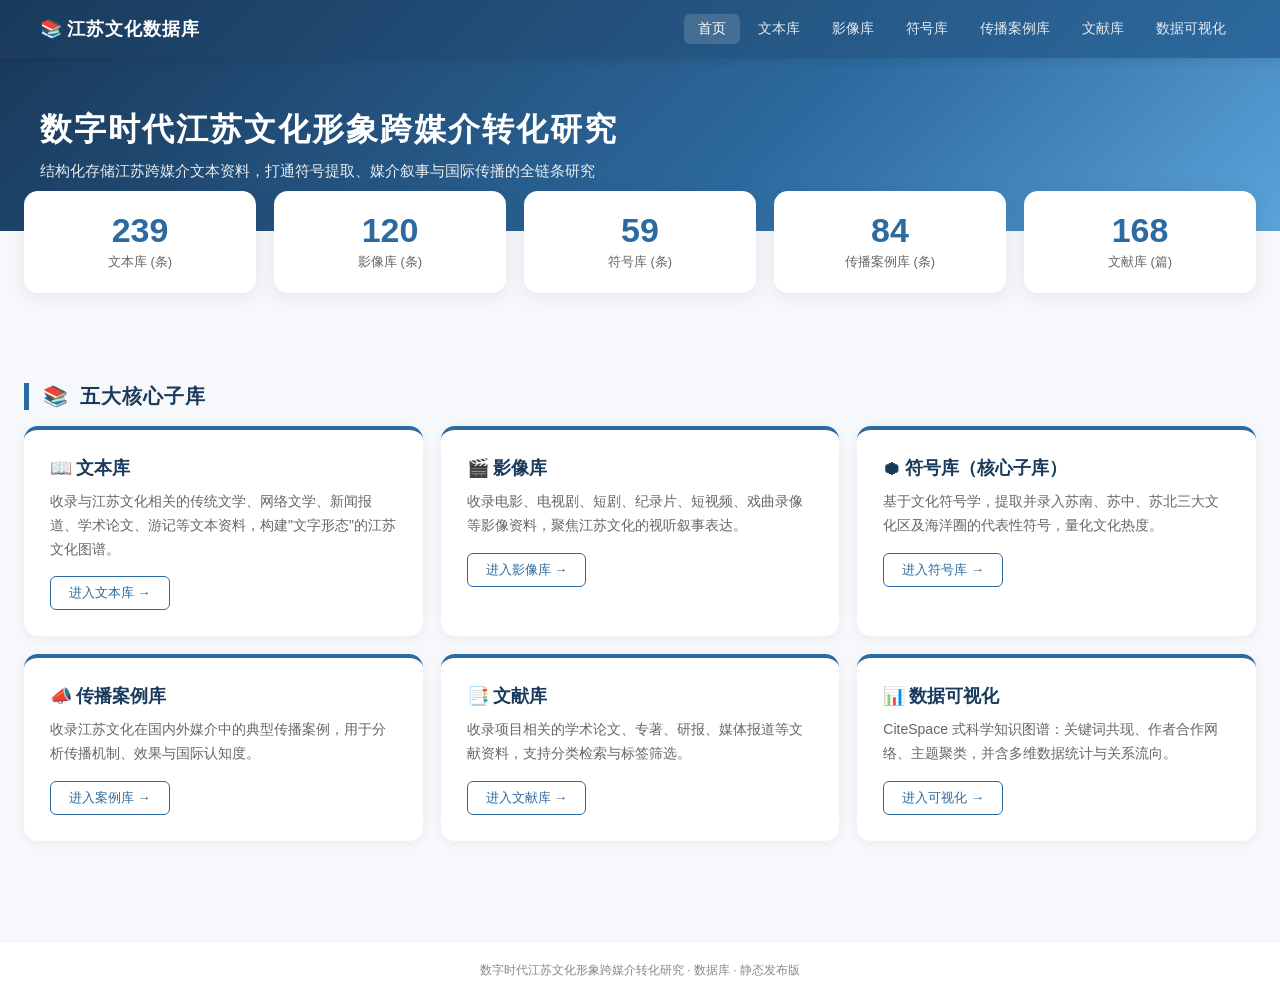
<file: index.html>
<!DOCTYPE html>
<html lang="zh-CN">
<head>
<meta charset="utf-8">
<meta name="viewport" content="width=device-width, initial-scale=1">
<title>江苏地域文化跨媒介叙事数据库 · 首页</title>
<link rel="stylesheet" href="assets/style.css">
</head>
<body>
<nav class="navbar">
  <div class="brand"><span class="i-db"></span>江苏文化数据库</div>
  <div class="nav-links">
    <a href="index.html">首页</a>
    <a href="texts.html">文本库</a>
    <a href="media.html">影像库</a>
    <a href="symbols.html">符号库</a>
    <a href="cases.html">传播案例库</a>
    <a href="literature.html">文献库</a>
    <a href="stats.html">数据可视化</a>
  </div>
</nav>

<div class="hero">
  <div class="container">
    <h1>数字时代江苏文化形象跨媒介转化研究</h1>
    <p>结构化存储江苏跨媒介文本资料，打通符号提取、媒介叙事与国际传播的全链条研究</p>
  </div>
</div>

<div class="stat-grid" id="statGrid">
  <div class="stat-card"><div class="num">—</div><div class="label">文本库 (条)</div></div>
  <div class="stat-card"><div class="num">—</div><div class="label">影像库 (条)</div></div>
  <div class="stat-card"><div class="num">—</div><div class="label">符号库 (条)</div></div>
  <div class="stat-card"><div class="num">—</div><div class="label">传播案例库 (条)</div></div>
  <div class="stat-card"><div class="num">—</div><div class="label">文献库 (篇)</div></div>
</div>

<div class="container">
  <h2 class="section-title"><span class="i-db"></span> 五大核心子库</h2>
  <div class="db-grid">
    <div class="db-card">
      <h3><span class="i-book"></span>文本库</h3>
      <p>收录与江苏文化相关的传统文学、网络文学、新闻报道、学术论文、游记等文本资料，构建"文字形态"的江苏文化图谱。</p>
      <a href="texts.html" class="btn">进入文本库 →</a>
    </div>
    <div class="db-card">
      <h3><span class="i-film"></span>影像库</h3>
      <p>收录电影、电视剧、短剧、纪录片、短视频、戏曲录像等影像资料，聚焦江苏文化的视听叙事表达。</p>
      <a href="media.html" class="btn">进入影像库 →</a>
    </div>
    <div class="db-card">
      <h3><span class="i-hex"></span>符号库（核心子库）</h3>
      <p>基于文化符号学，提取并录入苏南、苏中、苏北三大文化区及海洋圈的代表性符号，量化文化热度。</p>
      <a href="symbols.html" class="btn">进入符号库 →</a>
    </div>
    <div class="db-card">
      <h3><span class="i-speaker"></span>传播案例库</h3>
      <p>收录江苏文化在国内外媒介中的典型传播案例，用于分析传播机制、效果与国际认知度。</p>
      <a href="cases.html" class="btn">进入案例库 →</a>
    </div>
    <div class="db-card">
      <h3><span class="i-journal"></span>文献库</h3>
      <p>收录项目相关的学术论文、专著、研报、媒体报道等文献资料，支持分类检索与标签筛选。</p>
      <a href="literature.html" class="btn">进入文献库 →</a>
    </div>
    <div class="db-card">
      <h3><span class="i-chart"></span>数据可视化</h3>
      <p>CiteSpace 式科学知识图谱：关键词共现、作者合作网络、主题聚类，并含多维数据统计与关系流向。</p>
      <a href="stats.html" class="btn">进入可视化 →</a>
    </div>
  </div>
</div>

<div class="footer">数字时代江苏文化形象跨媒介转化研究 · 数据库 · 静态发布版</div>

<script src="assets/common.js"></script>
<script>
(async () => {
  const t = await loadJson('totals');
  const nums = [t.text, t.media, t.symbol, t.case, t.literature];
  document.querySelectorAll('#statGrid .stat-card .num').forEach((el, i) => { el.textContent = nums[i]; });
})();
</script>
</body>
</html>
</file>
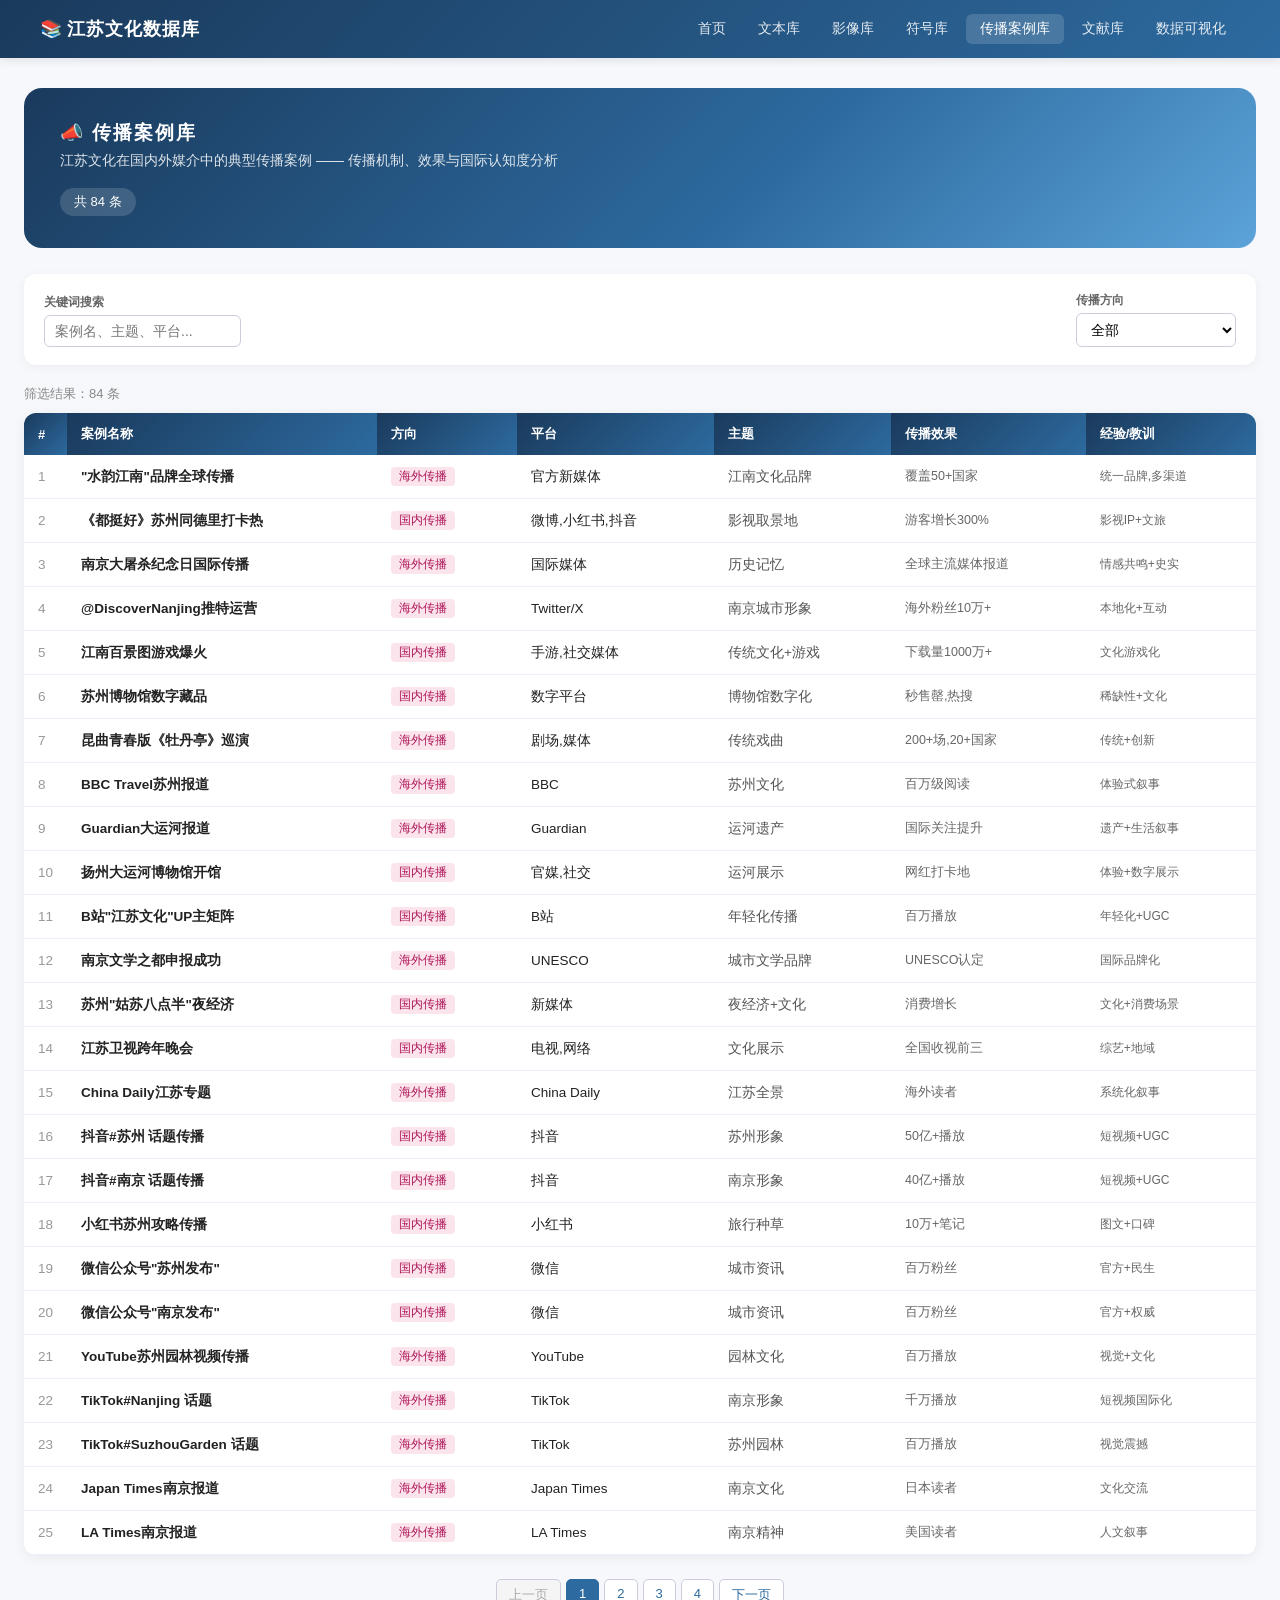
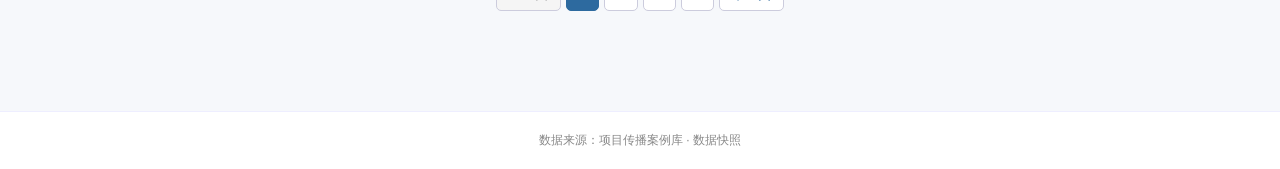
<file: cases.html>
<!DOCTYPE html>
<html lang="zh-CN">
<head>
<meta charset="utf-8">
<meta name="viewport" content="width=device-width, initial-scale=1">
<title>传播案例库 · 江苏文化数据库</title>
<link rel="stylesheet" href="assets/style.css">
</head>
<body>
<nav class="navbar">
  <div class="brand"><span class="i-db"></span>江苏文化数据库</div>
  <div class="nav-links">
    <a href="index.html">首页</a>
    <a href="texts.html">文本库</a>
    <a href="media.html">影像库</a>
    <a href="symbols.html">符号库</a>
    <a href="cases.html" class="active">传播案例库</a>
    <a href="literature.html">文献库</a>
    <a href="stats.html">数据可视化</a>
  </div>
</nav>

<div class="container">
  <div class="viz-hero">
    <h3>📣 传播案例库</h3>
    <p>江苏文化在国内外媒介中的典型传播案例 —— 传播机制、效果与国际认知度分析</p>
    <div><span class="pill" id="totalPill">— 条</span></div>
  </div>

  <div class="filter-bar">
    <div class="search-input">
      <label>关键词搜索</label>
      <input type="text" id="q" placeholder="案例名、主题、平台...">
    </div>
    <div>
      <label>传播方向</label>
      <select id="fDir"><option value="">全部</option></select>
    </div>
  </div>

  <div class="result-count" id="resultCount">—</div>
  <table class="data-table">
    <thead><tr><th style="width:40px">#</th><th>案例名称</th><th>方向</th><th>平台</th><th>主题</th><th>传播效果</th><th>经验/教训</th></tr></thead>
    <tbody id="tbody"></tbody>
  </table>
  <div class="pagination" id="pager"></div>
</div>

<div class="footer">数据来源：项目传播案例库 · 数据快照</div>

<script src="assets/common.js"></script>
<script>
(async () => {
  const all = await loadJson('cases');
  document.getElementById('totalPill').textContent = `共 ${all.length} 条`;
  const fDir = document.getElementById('fDir'), qEl = document.getElementById('q');
  uniqueValues(all, 'direction').forEach(v => fDir.innerHTML += `<option>${v}</option>`);

  let filtered = all, pager;
  function doFilter() {
    filtered = all.filter(x =>
      (!fDir.value || x.direction === fDir.value) &&
      textMatch(x, qEl.value, ['name', 'theme', 'platform', 'effect'])
    );
    document.getElementById('resultCount').textContent = `筛选结果：${filtered.length} 条`;
    pager = makePager(filtered.length, 25, render);
    pager.go(1);
  }
  function render(page, size) {
    const start = (page - 1) * size;
    const rows = filtered.slice(start, start + size);
    document.getElementById('tbody').innerHTML = rows.length === 0
      ? `<tr><td colspan="7" class="empty-state">暂无匹配数据</td></tr>`
      : rows.map((r, i) => `<tr>
          <td style="color:#999">${start + i + 1}</td>
          <td style="font-weight:600">${r.name || '—'}</td>
          <td>${r.direction ? `<span class="tag tag-pink">${r.direction}</span>` : '—'}</td>
          <td>${r.platform || '—'}</td>
          <td style="color:#555">${(r.theme || '').slice(0, 40)}</td>
          <td style="color:#666;font-size:12.5px">${(r.effect || '').slice(0, 40)}</td>
          <td style="color:#666;font-size:12px">${(r.lesson || '').slice(0, 40)}</td>
        </tr>`).join('');
  }
  [qEl, fDir].forEach(el => { el.oninput = doFilter; el.onchange = doFilter; });
  doFilter();
})().catch(err => { console.error(err); });
</script>
</body>
</html>
</file>
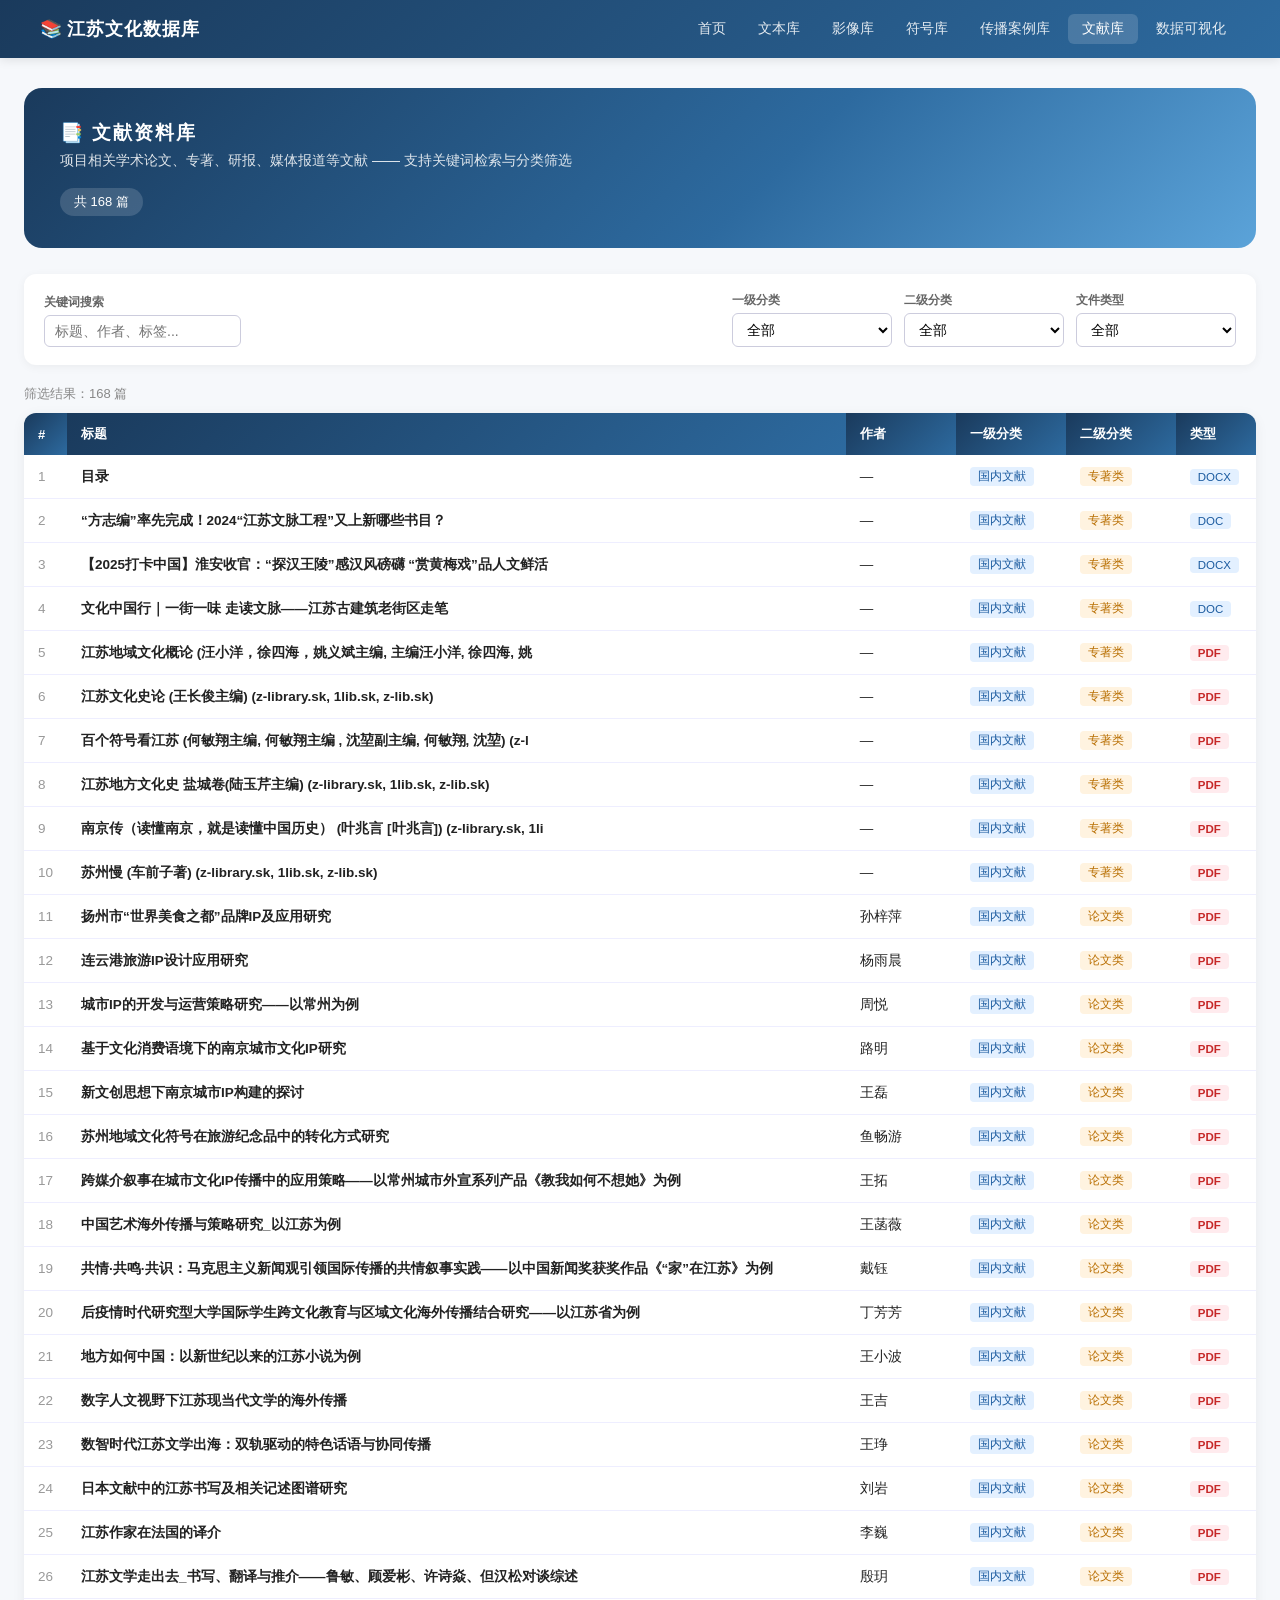
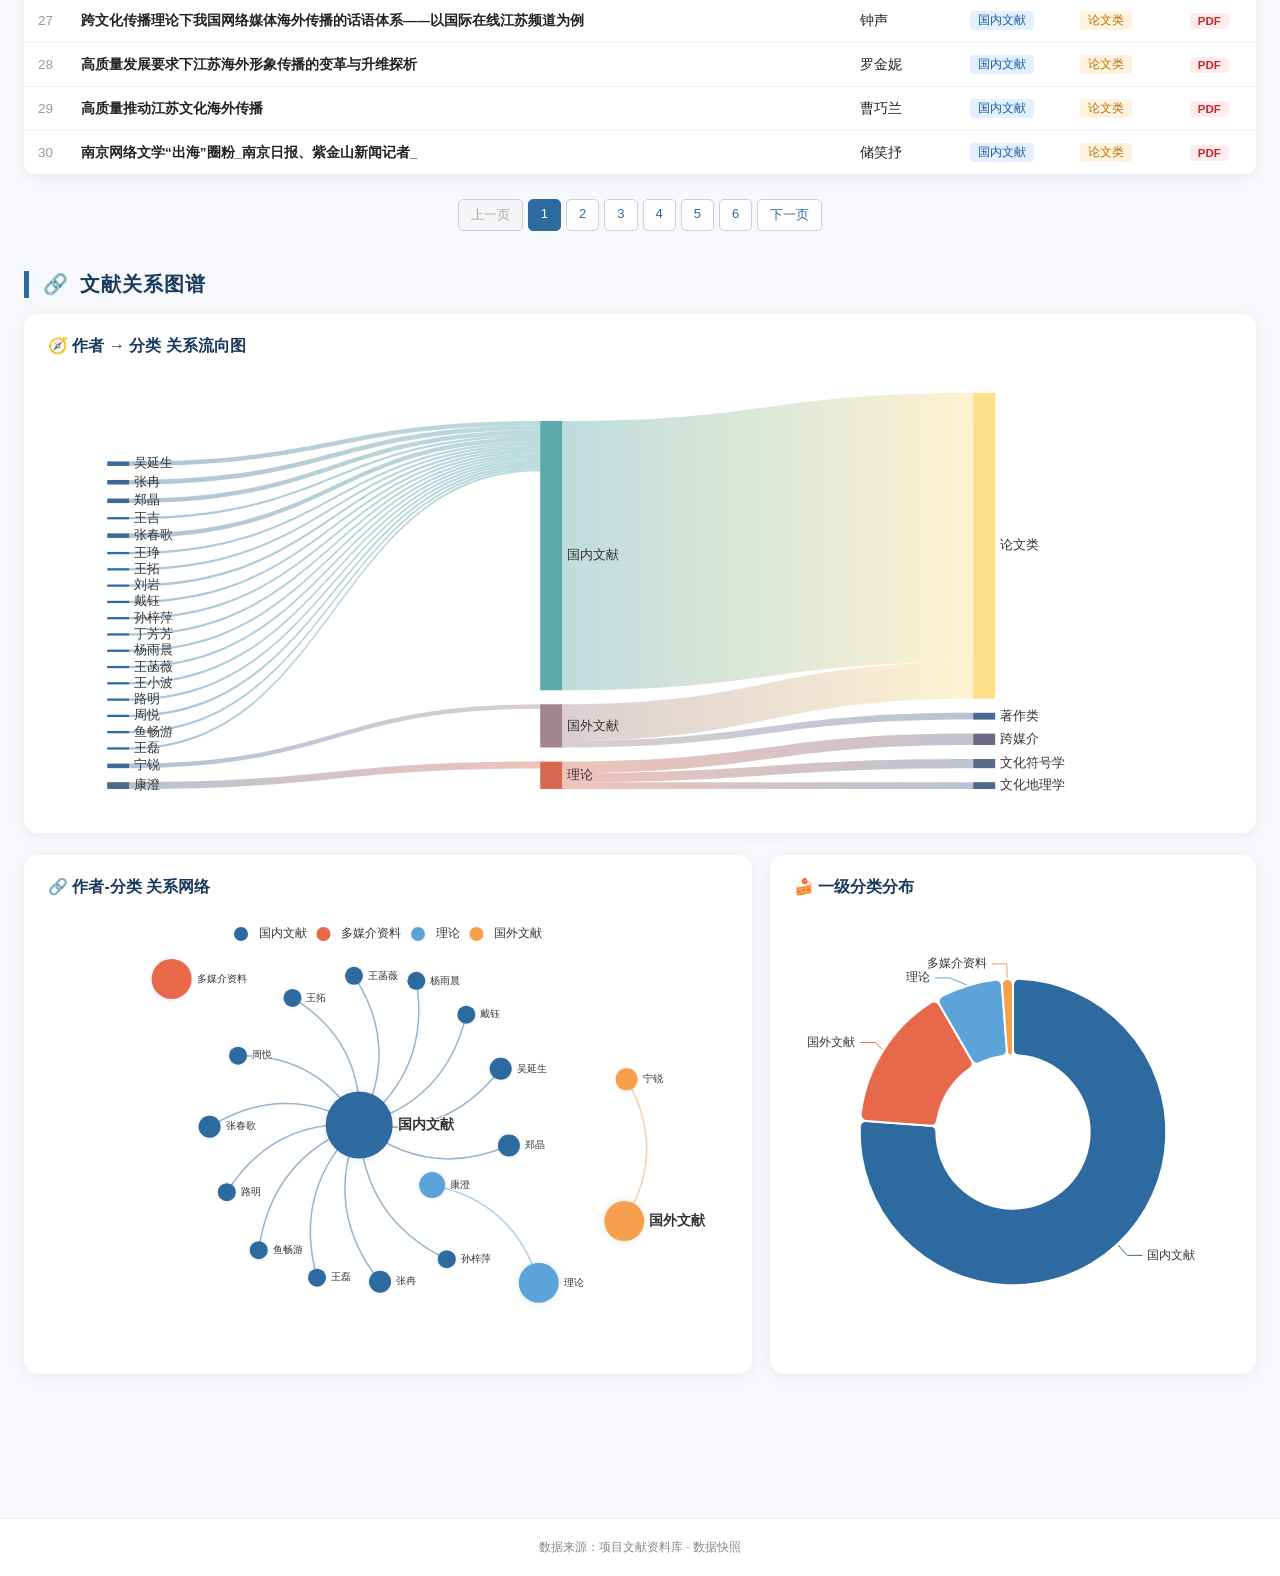
<file: literature.html>
<!DOCTYPE html>
<html lang="zh-CN">
<head>
<meta charset="utf-8">
<meta name="viewport" content="width=device-width, initial-scale=1">
<title>文献库 · 江苏文化数据库</title>
<link rel="stylesheet" href="assets/style.css">
</head>
<body>
<nav class="navbar">
  <div class="brand"><span class="i-db"></span>江苏文化数据库</div>
  <div class="nav-links">
    <a href="index.html">首页</a>
    <a href="texts.html">文本库</a>
    <a href="media.html">影像库</a>
    <a href="symbols.html">符号库</a>
    <a href="cases.html">传播案例库</a>
    <a href="literature.html" class="active">文献库</a>
    <a href="stats.html">数据可视化</a>
  </div>
</nav>

<div class="container">
  <div class="viz-hero">
    <h3>📑 文献资料库</h3>
    <p>项目相关学术论文、专著、研报、媒体报道等文献 —— 支持关键词检索与分类筛选</p>
    <div><span class="pill" id="totalPill">— 篇</span></div>
  </div>

  <div class="filter-bar">
    <div class="search-input">
      <label>关键词搜索</label>
      <input type="text" id="q" placeholder="标题、作者、标签...">
    </div>
    <div>
      <label>一级分类</label>
      <select id="fCat1"><option value="">全部</option></select>
    </div>
    <div>
      <label>二级分类</label>
      <select id="fCat2"><option value="">全部</option></select>
    </div>
    <div>
      <label>文件类型</label>
      <select id="fType"><option value="">全部</option></select>
    </div>
  </div>

  <div class="result-count" id="resultCount">—</div>
  <table class="data-table">
    <thead><tr><th style="width:40px">#</th><th>标题</th><th style="width:110px">作者</th><th style="width:110px">一级分类</th><th style="width:110px">二级分类</th><th style="width:60px">类型</th></tr></thead>
    <tbody id="tbody"></tbody>
  </table>
  <div class="pagination" id="pager"></div>

  <!-- Mini visualization block -->
  <h3 class="section-title" style="margin-top:40px"><span class="i-graph"></span> 文献关系图谱</h3>
  <div class="viz-card">
    <h5>🧭 作者 → 分类 关系流向图</h5>
    <div id="litSankey" style="height:440px;"></div>
  </div>
  <div class="row">
    <div style="flex:1.5">
      <div class="viz-card">
        <h5>🔗 作者-分类 关系网络</h5>
        <div id="litGraph" style="height:440px;"></div>
      </div>
    </div>
    <div>
      <div class="viz-card">
        <h5>🍰 一级分类分布</h5>
        <div id="litCat1" style="height:440px;"></div>
      </div>
    </div>
  </div>
</div>

<div class="footer">数据来源：项目文献资料库 · 数据快照</div>

<script src="assets/echarts.min.js"></script>
<script src="assets/common.js"></script>
<script>
const palette = ['#2d6a9f','#e8684a','#5ba3d9','#f6a04d','#6dc8ec','#945fb9','#ff9845','#1a9850','#d73027','#4575b4','#66c2a5','#fee08b'];
const ttip = { backgroundColor: 'rgba(255,255,255,.97)', borderColor: '#d0dae6', textStyle: { color: '#333', fontSize: 13 }, extraCssText: 'box-shadow: 0 6px 18px rgba(0,0,0,.12); border-radius: 8px;' };

(async () => {
  const [all, lsd] = await Promise.all([loadJson('literature'), loadJson('literature_stats')]);
  document.getElementById('totalPill').textContent = `共 ${all.length} 篇`;
  const fCat1 = document.getElementById('fCat1'),
        fCat2 = document.getElementById('fCat2'),
        fType = document.getElementById('fType'),
        qEl = document.getElementById('q');
  uniqueValues(all, 'category1').forEach(v => fCat1.innerHTML += `<option>${v}</option>`);
  uniqueValues(all, 'category2').forEach(v => fCat2.innerHTML += `<option>${v}</option>`);
  uniqueValues(all, 'file_type').forEach(v => fType.innerHTML += `<option>${v}</option>`);

  let filtered = all, pager;
  function doFilter() {
    filtered = all.filter(x =>
      (!fCat1.value || x.category1 === fCat1.value) &&
      (!fCat2.value || x.category2 === fCat2.value) &&
      (!fType.value || x.file_type === fType.value) &&
      textMatch(x, qEl.value, ['title', 'author', 'tags'])
    );
    document.getElementById('resultCount').textContent = `筛选结果：${filtered.length} 篇`;
    pager = makePager(filtered.length, 30, render);
    pager.go(1);
  }
  function render(page, size) {
    const start = (page - 1) * size;
    const rows = filtered.slice(start, start + size);
    document.getElementById('tbody').innerHTML = rows.length === 0
      ? `<tr><td colspan="6" class="empty-state">暂无匹配文献</td></tr>`
      : rows.map((r, i) => `<tr>
          <td style="color:#999">${start + i + 1}</td>
          <td style="font-weight:600">${r.title || '—'}</td>
          <td>${r.author || '—'}</td>
          <td>${r.category1 ? `<span class="tag tag-blue">${r.category1}</span>` : ''}</td>
          <td>${r.category2 ? `<span class="tag tag-orange">${r.category2}</span>` : ''}</td>
          <td><span class="tag ${r.file_type === 'PDF' ? 'tag-red' : 'tag-blue'}">${r.file_type || '—'}</span></td>
        </tr>`).join('');
  }
  [qEl, fCat1, fCat2, fType].forEach(el => { el.oninput = doFilter; el.onchange = doFilter; });
  doFilter();

  // ---- Visualizations ----
  echarts.init(document.getElementById('litSankey')).setOption({
    tooltip: { ...ttip, trigger: 'item', triggerOn: 'mousemove' },
    series: [{ type: 'sankey', layoutIterations: 32, nodeGap: 14, nodeWidth: 22,
      emphasis: { focus: 'adjacency' },
      lineStyle: { color: 'gradient', curveness: 0.5, opacity: 0.4 },
      label: { fontSize: 13, color: '#333' },
      data: lsd.sankey_nodes, links: lsd.sankey_links, color: palette }]
  });

  echarts.init(document.getElementById('litGraph')).setOption({
    tooltip: ttip,
    legend: { data: lsd.graph_categories.map(c => c.name), top: 10, icon: 'circle', textStyle: { fontSize: 12 } },
    series: [{ type: 'graph', layout: 'force',
      force: { repulsion: 280, gravity: 0.1, edgeLength: [80, 200], friction: 0.6 },
      roam: true, draggable: true, focusNodeAdjacency: true,
      label: { show: true, position: 'right', fontSize: 12 },
      lineStyle: { color: 'source', curveness: 0.3, width: 1.5, opacity: 0.5 },
      emphasis: { focus: 'adjacency', lineStyle: { width: 4, opacity: 1 } },
      categories: lsd.graph_categories,
      data: lsd.graph_nodes.map(n => ({ ...n,
        itemStyle: { shadowBlur: n.value > 10 ? 10 : 4, shadowColor: 'rgba(0,0,0,.1)' },
        label: { fontSize: n.value > 20 ? 14 : 10, fontWeight: n.value > 20 ? 'bold' : 'normal' } })),
      links: lsd.graph_links, color: palette }]
  });

  echarts.init(document.getElementById('litCat1')).setOption({
    tooltip: { ...ttip, trigger: 'item' },
    series: [{ type: 'pie', radius: ['35%', '70%'],
      itemStyle: { borderRadius: 6, borderColor: '#fff', borderWidth: 2 },
      label: { fontSize: 12 },
      data: lsd.by_cat1.map(i => ({ value: i.count, name: i.category1 })),
      color: palette, animationType: 'scale', animationEasing: 'elasticOut' }]
  });
})().catch(err => { console.error(err); document.body.insertAdjacentHTML('afterbegin', '<div style="padding:20px;background:#fee;color:#c00;text-align:center">加载失败: ' + err.message + '</div>'); });
</script>
</body>
</html>
</file>
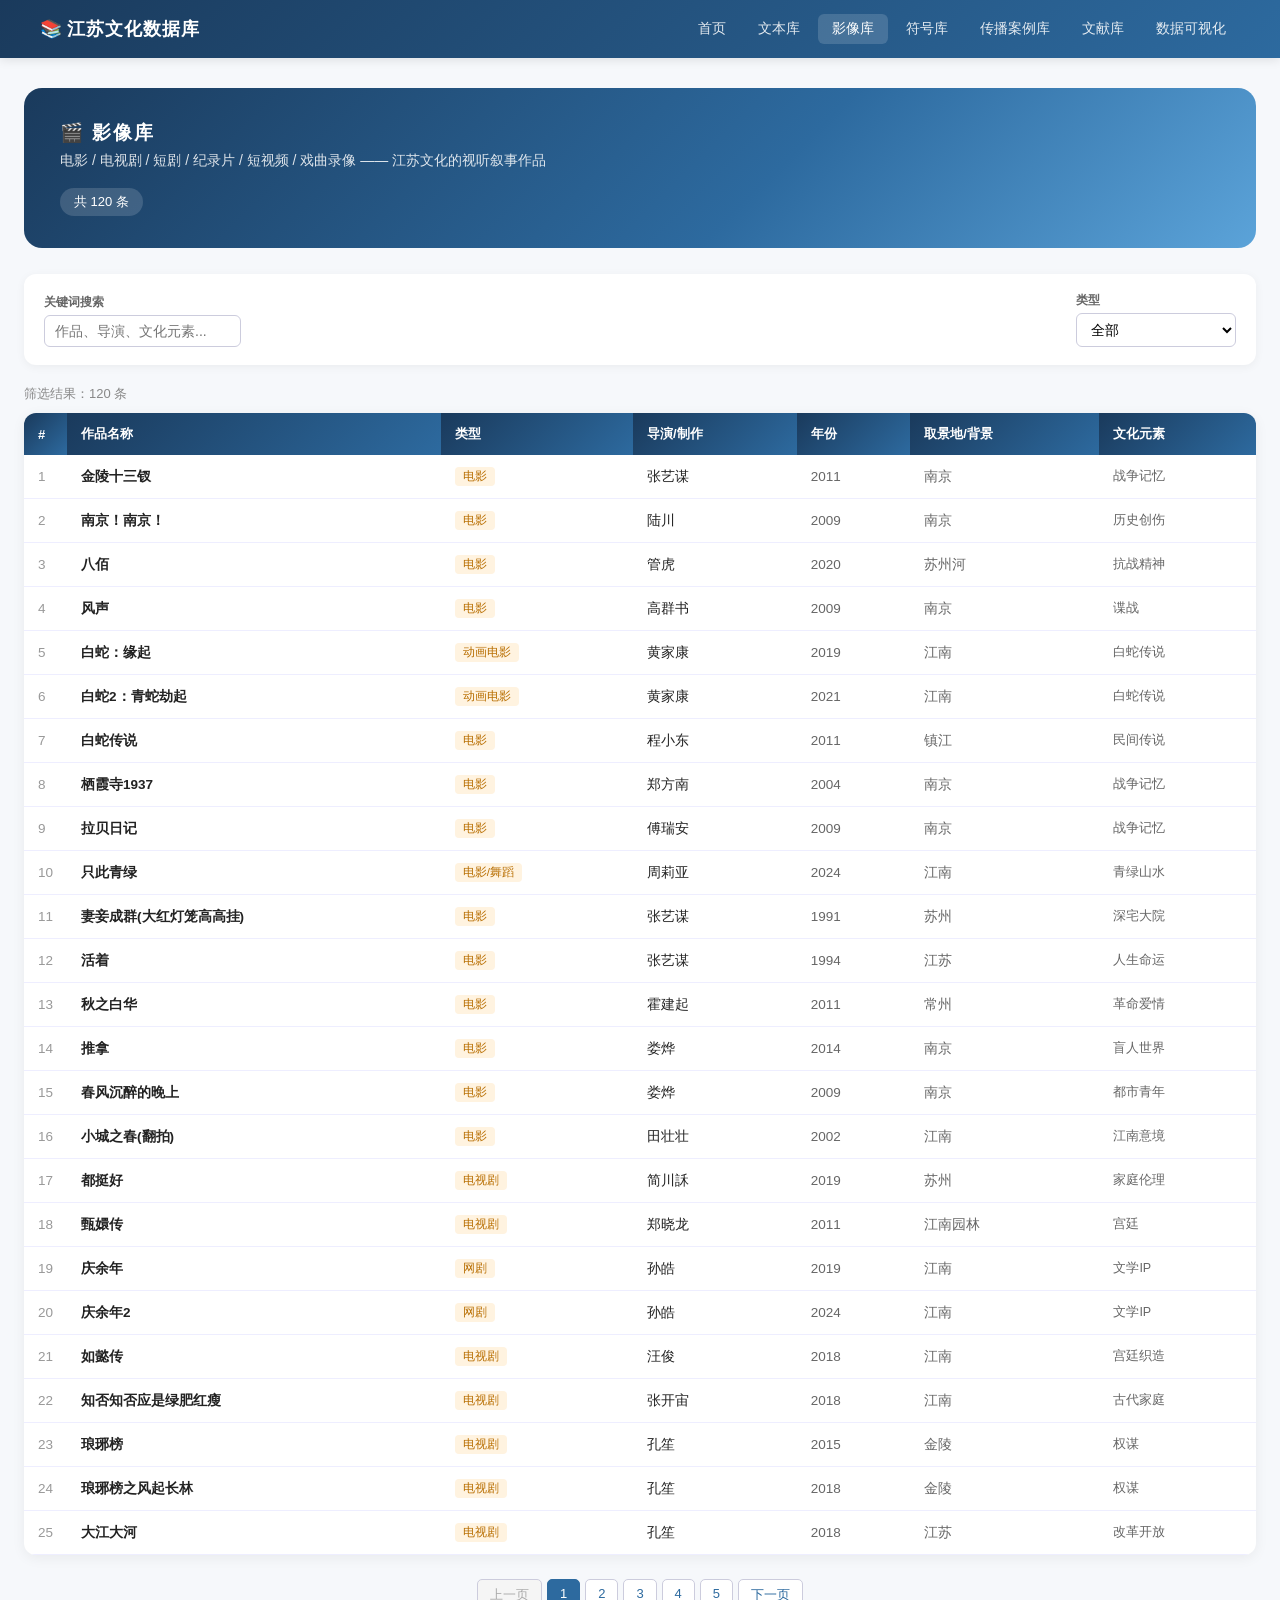
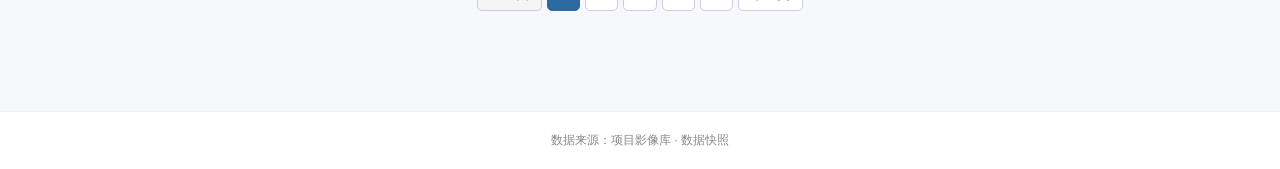
<file: media.html>
<!DOCTYPE html>
<html lang="zh-CN">
<head>
<meta charset="utf-8">
<meta name="viewport" content="width=device-width, initial-scale=1">
<title>影像库 · 江苏文化数据库</title>
<link rel="stylesheet" href="assets/style.css">
</head>
<body>
<nav class="navbar">
  <div class="brand"><span class="i-db"></span>江苏文化数据库</div>
  <div class="nav-links">
    <a href="index.html">首页</a>
    <a href="texts.html">文本库</a>
    <a href="media.html" class="active">影像库</a>
    <a href="symbols.html">符号库</a>
    <a href="cases.html">传播案例库</a>
    <a href="literature.html">文献库</a>
    <a href="stats.html">数据可视化</a>
  </div>
</nav>

<div class="container">
  <div class="viz-hero">
    <h3>🎬 影像库</h3>
    <p>电影 / 电视剧 / 短剧 / 纪录片 / 短视频 / 戏曲录像 —— 江苏文化的视听叙事作品</p>
    <div><span class="pill" id="totalPill">— 条</span></div>
  </div>

  <div class="filter-bar">
    <div class="search-input">
      <label>关键词搜索</label>
      <input type="text" id="q" placeholder="作品、导演、文化元素...">
    </div>
    <div>
      <label>类型</label>
      <select id="fType"><option value="">全部</option></select>
    </div>
  </div>

  <div class="result-count" id="resultCount">—</div>
  <table class="data-table">
    <thead><tr><th style="width:40px">#</th><th>作品名称</th><th>类型</th><th>导演/制作</th><th>年份</th><th>取景地/背景</th><th>文化元素</th></tr></thead>
    <tbody id="tbody"></tbody>
  </table>
  <div class="pagination" id="pager"></div>
</div>

<div class="footer">数据来源：项目影像库 · 数据快照</div>

<script src="assets/common.js"></script>
<script>
(async () => {
  const all = await loadJson('media');
  document.getElementById('totalPill').textContent = `共 ${all.length} 条`;
  const fType = document.getElementById('fType'), qEl = document.getElementById('q');
  uniqueValues(all, 'media_type').forEach(v => fType.innerHTML += `<option>${v}</option>`);

  let filtered = all, pager;
  function doFilter() {
    filtered = all.filter(x =>
      (!fType.value || x.media_type === fType.value) &&
      textMatch(x, qEl.value, ['name', 'director', 'culture_element'])
    );
    document.getElementById('resultCount').textContent = `筛选结果：${filtered.length} 条`;
    pager = makePager(filtered.length, 25, render);
    pager.go(1);
  }
  function render(page, size) {
    const start = (page - 1) * size;
    const rows = filtered.slice(start, start + size);
    document.getElementById('tbody').innerHTML = rows.length === 0
      ? `<tr><td colspan="7" class="empty-state">暂无匹配数据</td></tr>`
      : rows.map((r, i) => `<tr>
          <td style="color:#999">${start + i + 1}</td>
          <td style="font-weight:600">${r.name || '—'}</td>
          <td>${r.media_type ? `<span class="tag tag-orange">${r.media_type}</span>` : '—'}</td>
          <td>${r.director || '—'}</td>
          <td style="color:#666">${r.year || '—'}</td>
          <td style="color:#666">${r.location || '—'}</td>
          <td style="color:#666;font-size:12.5px">${(r.culture_element || '').slice(0, 60)}</td>
        </tr>`).join('');
  }
  [qEl, fType].forEach(el => { el.oninput = doFilter; el.onchange = doFilter; });
  doFilter();
})().catch(err => { console.error(err); });
</script>
</body>
</html>
</file>
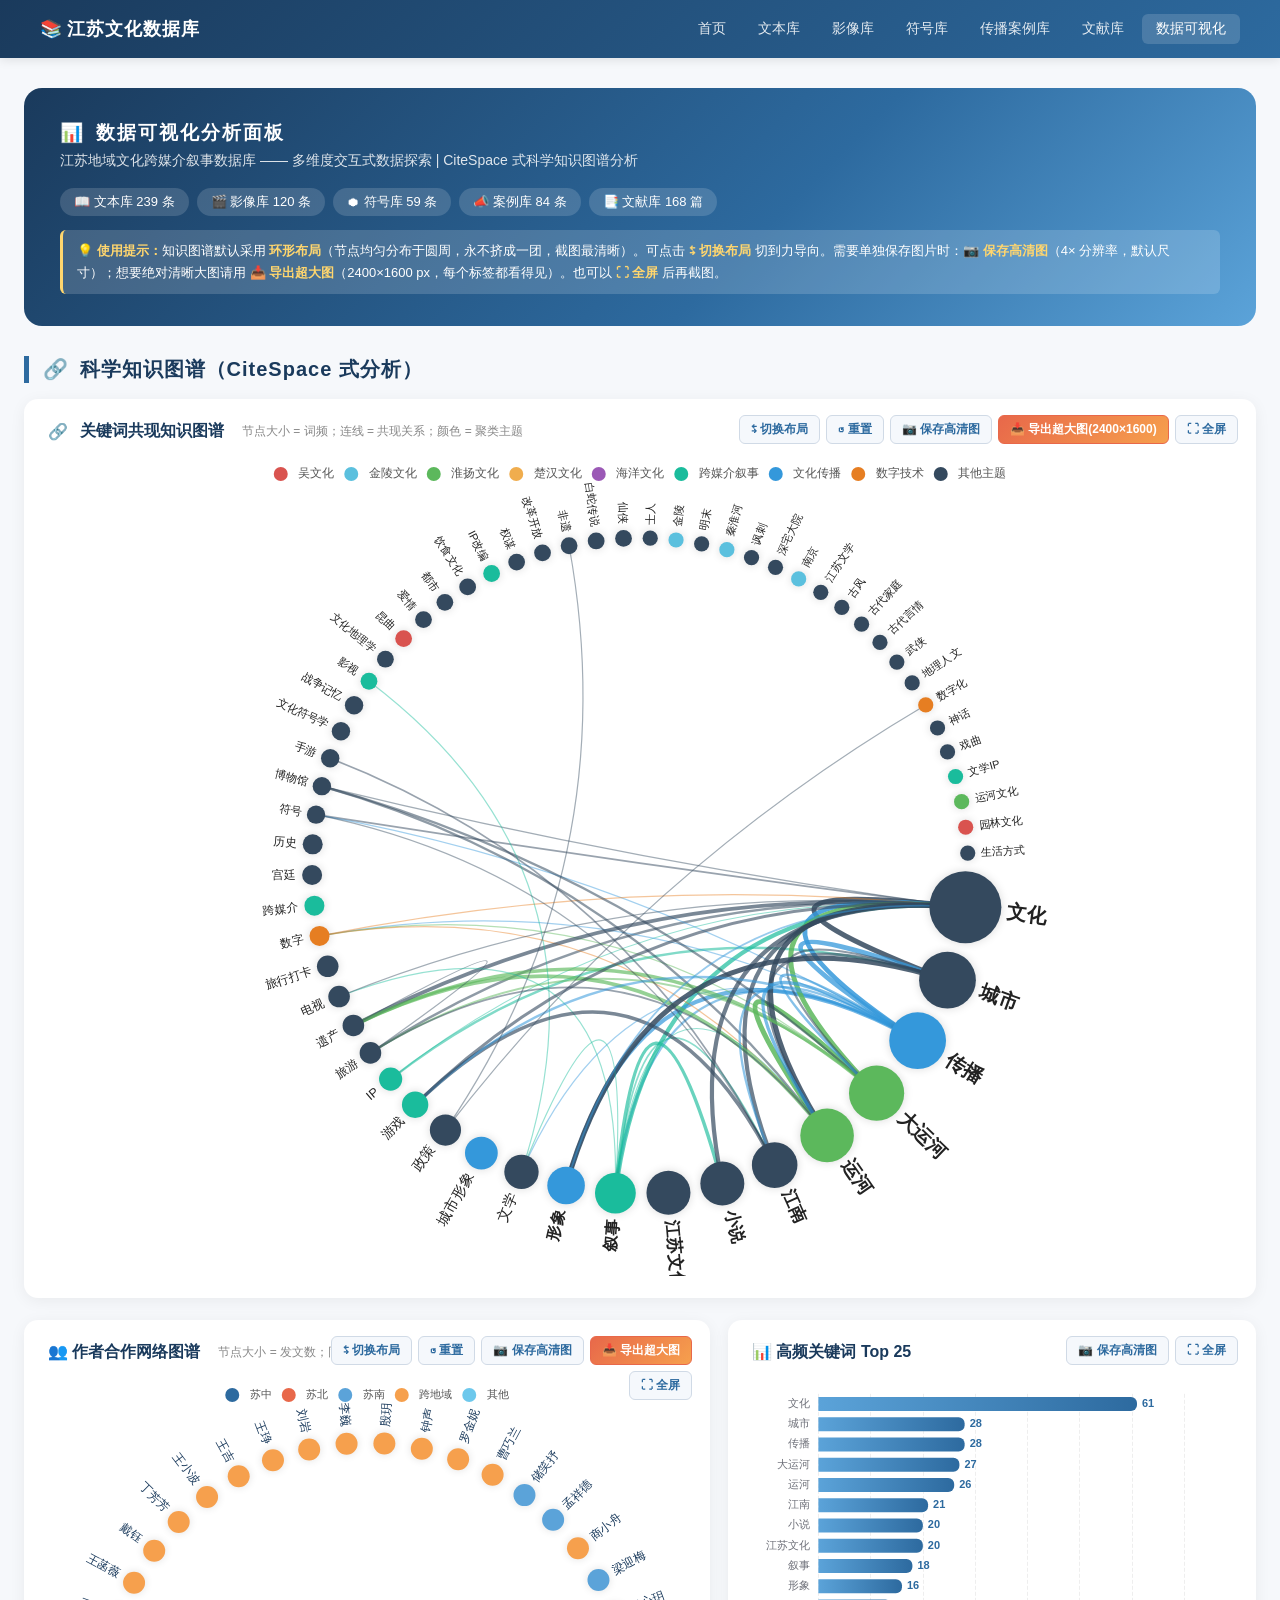
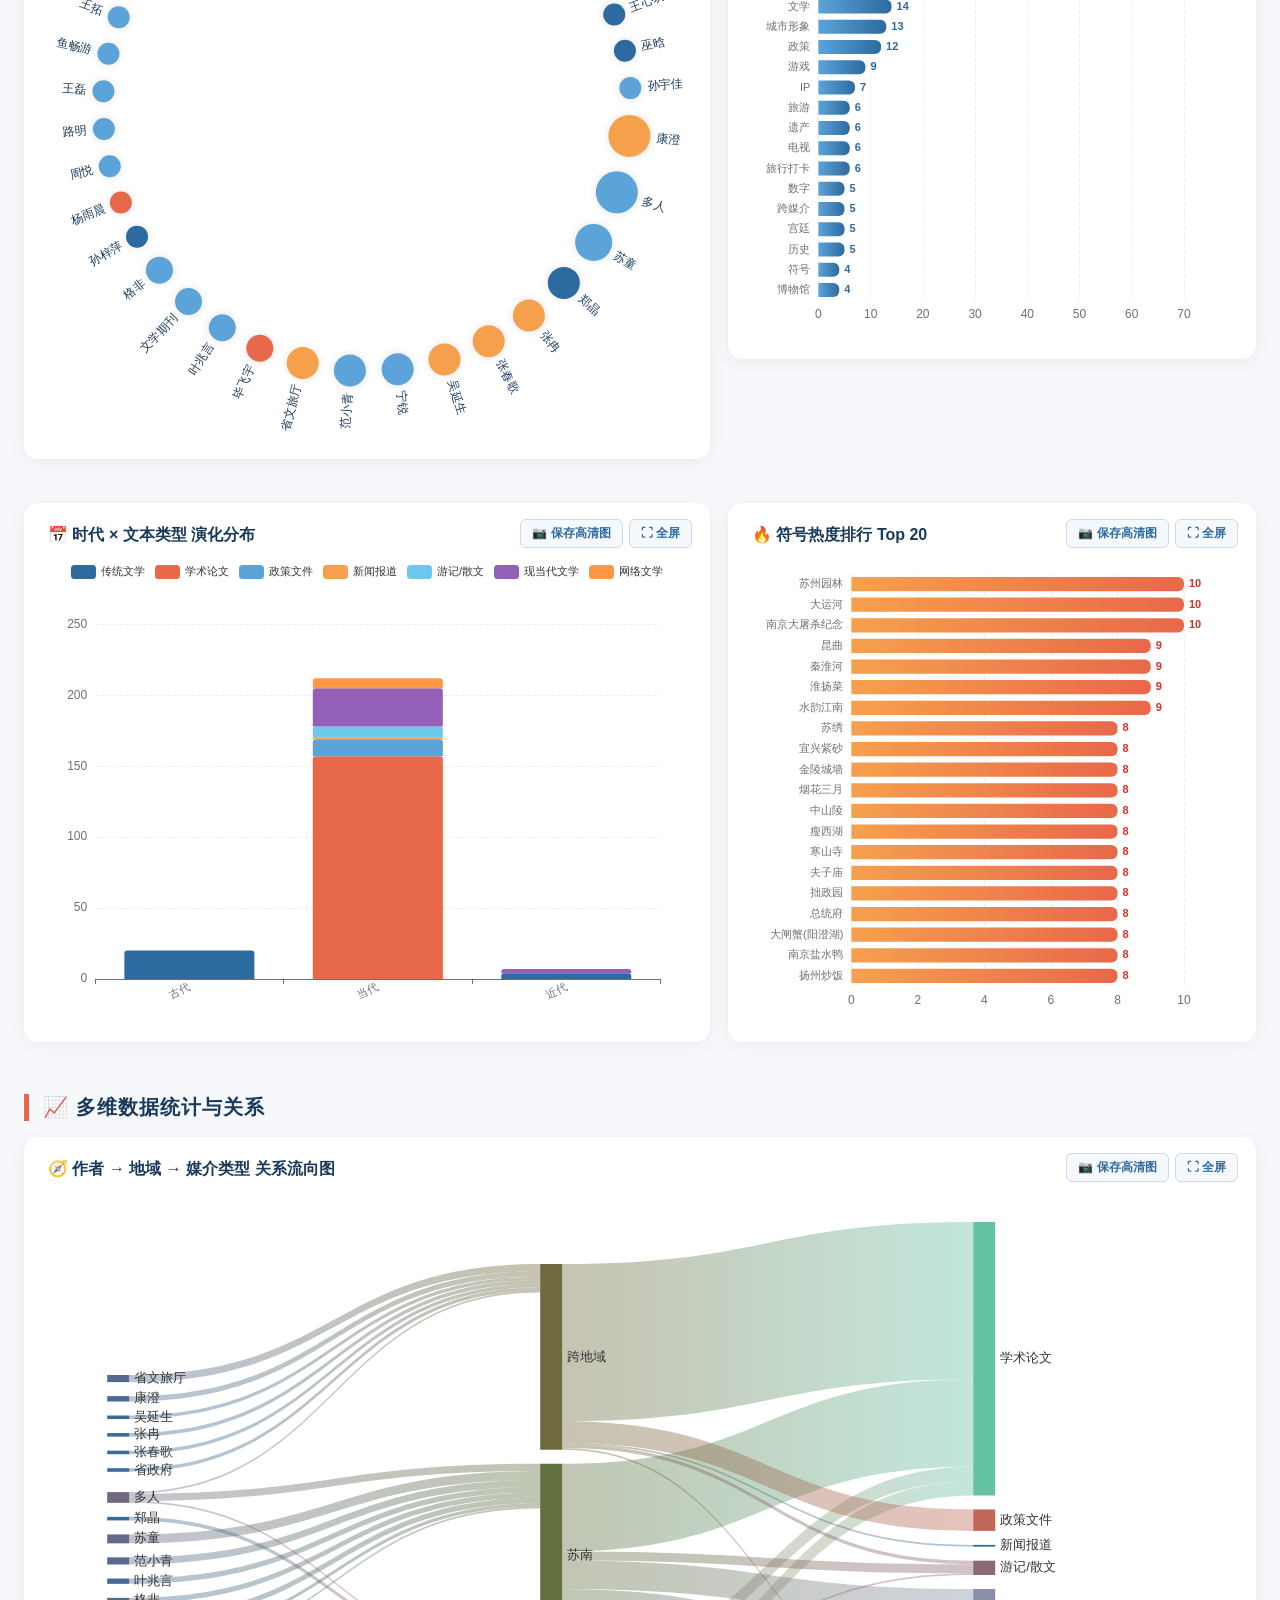
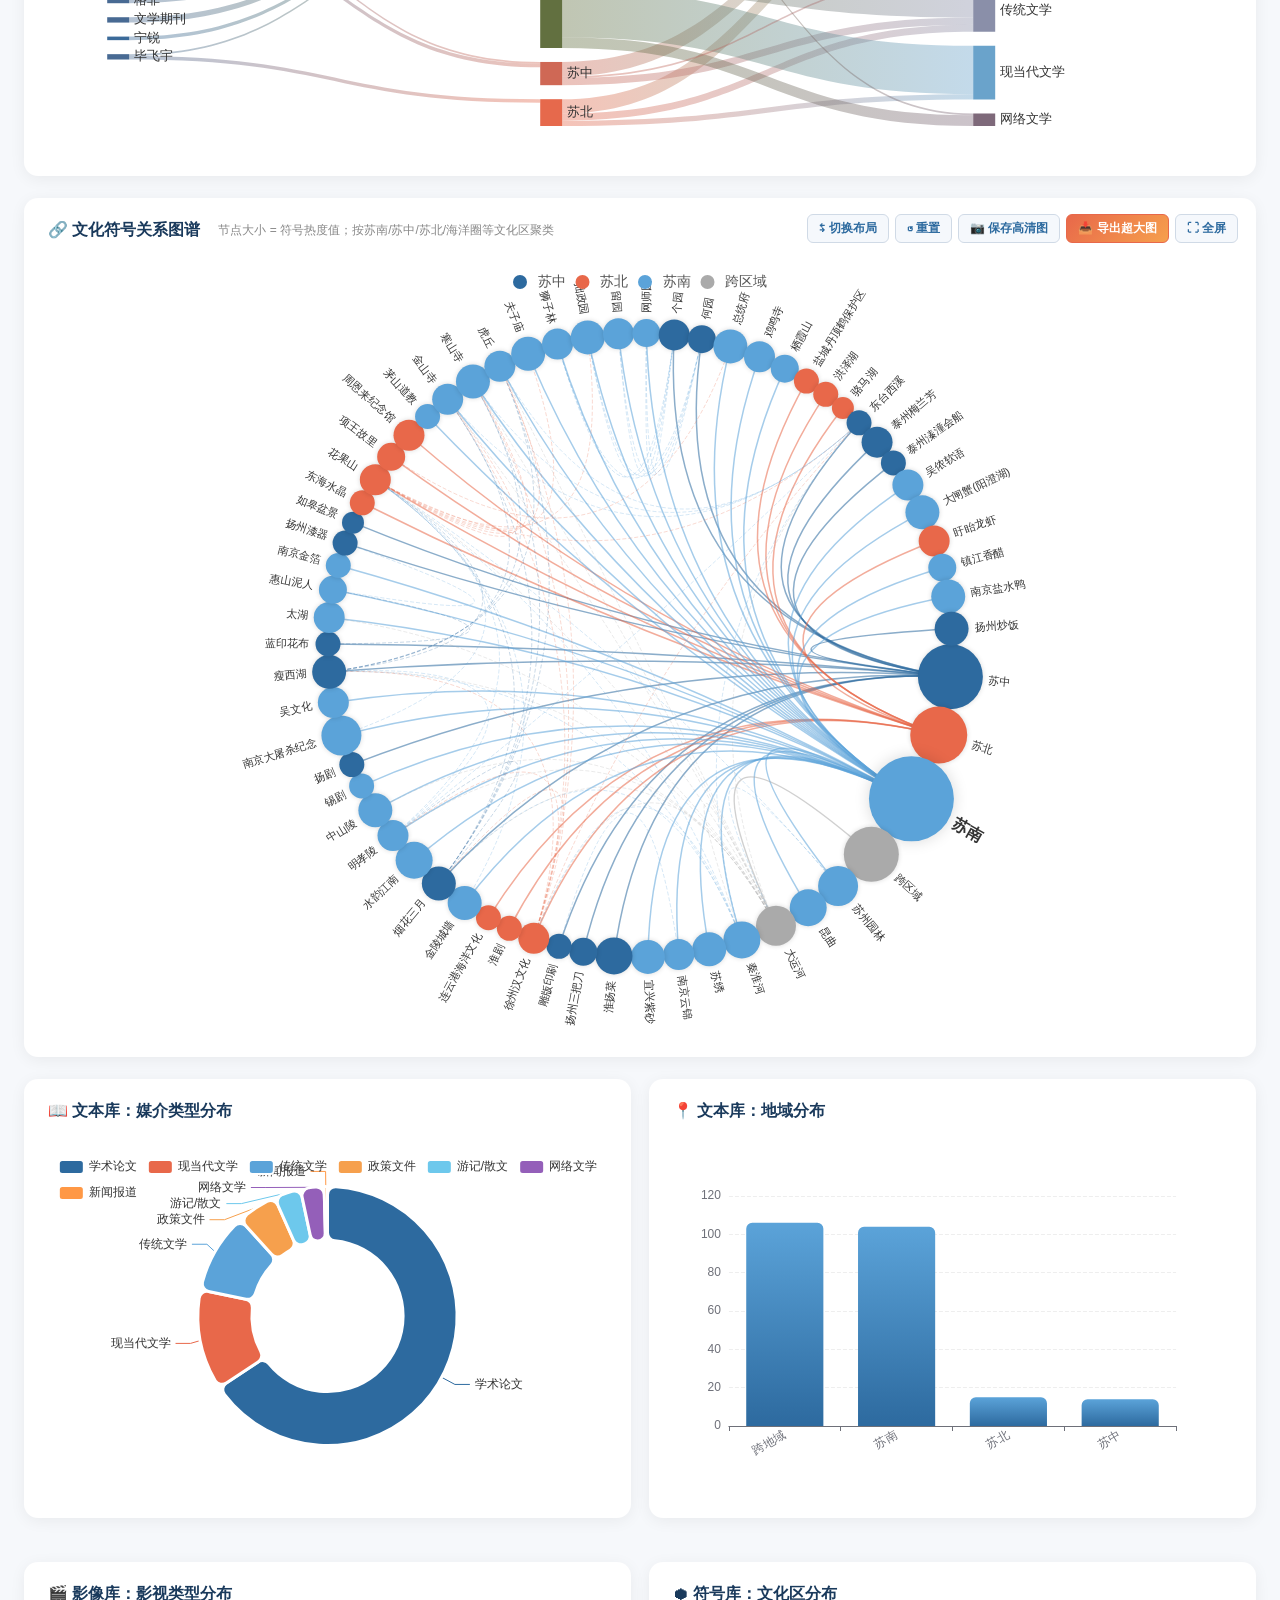
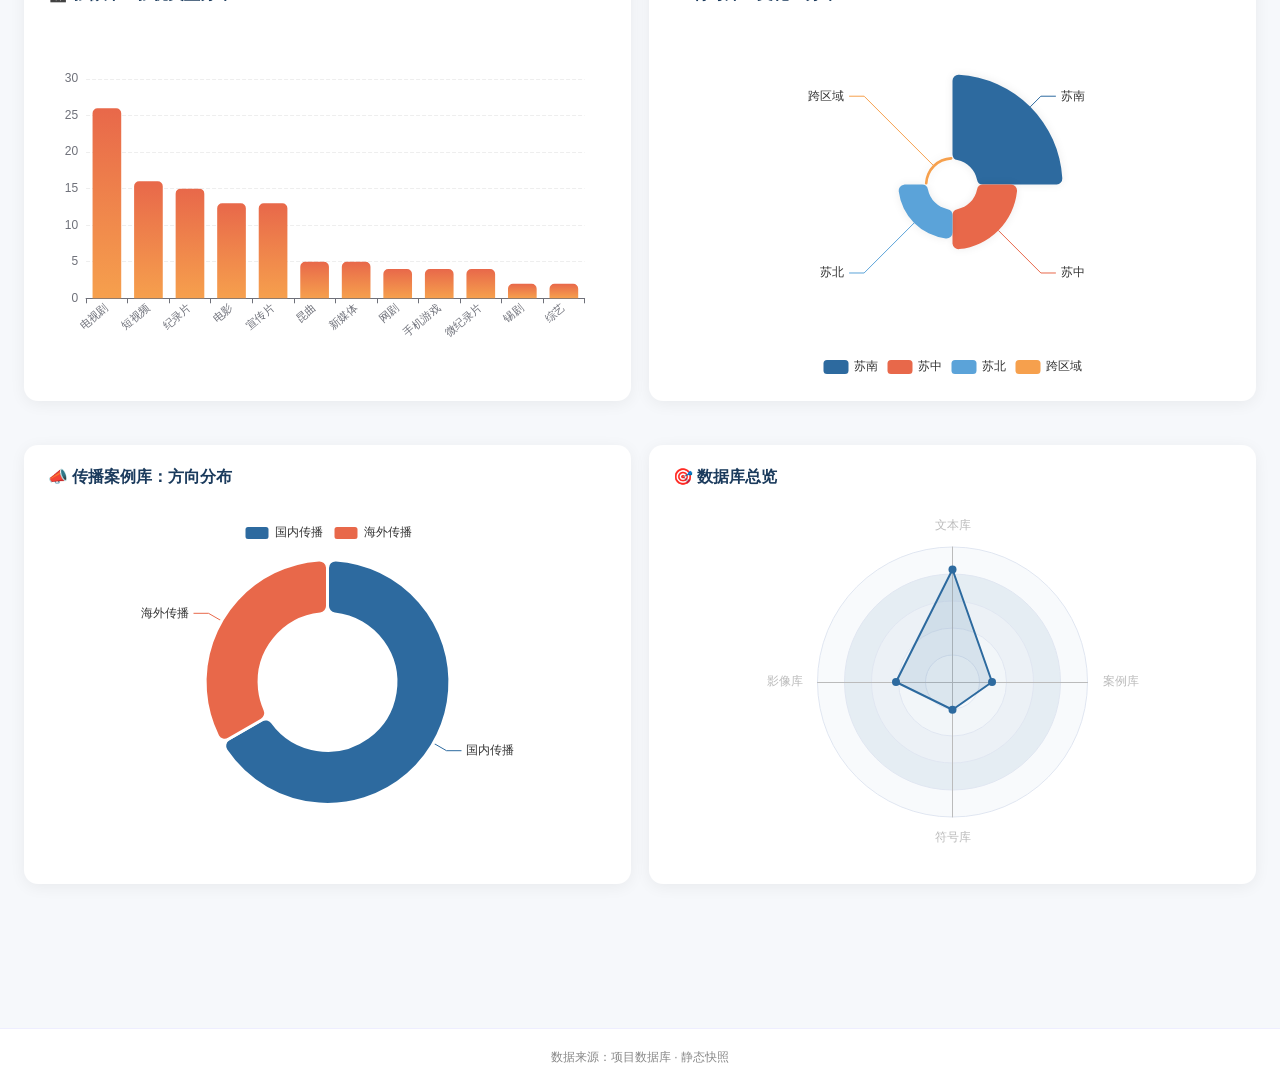
<file: stats.html>
<!DOCTYPE html>
<html lang="zh-CN">
<head>
<meta charset="utf-8">
<meta name="viewport" content="width=device-width, initial-scale=1">
<title>数据可视化 · 江苏文化数据库</title>
<link rel="stylesheet" href="assets/style.css">
</head>
<body>
<nav class="navbar">
  <div class="brand"><span class="i-db"></span>江苏文化数据库</div>
  <div class="nav-links">
    <a href="index.html">首页</a>
    <a href="texts.html">文本库</a>
    <a href="media.html">影像库</a>
    <a href="symbols.html">符号库</a>
    <a href="cases.html">传播案例库</a>
    <a href="literature.html">文献库</a>
    <a href="stats.html" class="active">数据可视化</a>
  </div>
</nav>

<div class="container">
  <div class="viz-hero">
    <h3><span class="i-chart"></span> 数据可视化分析面板</h3>
    <p>江苏地域文化跨媒介叙事数据库 —— 多维度交互式数据探索 | CiteSpace 式科学知识图谱分析</p>
    <div id="heroPills"></div>
    <div class="viz-tip">
      💡 <b>使用提示：</b>知识图谱默认采用 <b>环形布局</b>（节点均匀分布于圆周，永不挤成一团，截图最清晰）。可点击 <b>⇆ 切换布局</b> 切到力导向。需要单独保存图片时：<b>📷 保存高清图</b>（4× 分辨率，默认尺寸）；想要绝对清晰大图请用 <b>📥 导出超大图</b>（2400×1600 px，每个标签都看得见）。也可以 <b>⛶ 全屏</b> 后再截图。
    </div>
  </div>

  <!-- CiteSpace 式 -->
  <h3 class="section-title"><span class="i-graph"></span> 科学知识图谱（CiteSpace 式分析）</h3>

  <div class="viz-card" id="kwGraphCard">
    <h5><span class="i-graph"></span> 关键词共现知识图谱 <span class="sub">节点大小 = 词频；连线 = 共现关系；颜色 = 聚类主题</span></h5>
    <div class="viz-tools">
      <button class="viz-btn" data-act="layout" data-target="kwGraphChart">⇆ 切换布局</button>
      <button class="viz-btn" data-act="reset" data-target="kwGraphChart">↺ 重置</button>
      <button class="viz-btn" data-act="save" data-target="kwGraphChart" data-name="关键词共现知识图谱">📷 保存高清图</button>
      <button class="viz-btn primary" data-act="bigshot" data-target="kwGraphChart" data-name="关键词共现知识图谱">📥 导出超大图(2400×1600)</button>
      <button class="viz-btn" data-act="full" data-target="kwGraphCard">⛶ 全屏</button>
    </div>
    <div id="kwGraphChart" class="chart-area" style="height:820px;"></div>
  </div>

  <div class="row">
    <div style="flex:1.3">
      <div class="viz-card" id="authorGraphCard">
        <h5>👥 作者合作网络图谱 <span class="sub">节点大小 = 发文数；同色 = 同地域</span></h5>
        <div class="viz-tools">
          <button class="viz-btn" data-act="layout" data-target="authorGraphChart">⇆ 切换布局</button>
          <button class="viz-btn" data-act="reset" data-target="authorGraphChart">↺ 重置</button>
          <button class="viz-btn" data-act="save" data-target="authorGraphChart" data-name="作者合作网络">📷 保存高清图</button>
          <button class="viz-btn primary" data-act="bigshot" data-target="authorGraphChart" data-name="作者合作网络">📥 导出超大图</button>
          <button class="viz-btn" data-act="full" data-target="authorGraphCard">⛶ 全屏</button>
        </div>
        <div id="authorGraphChart" class="chart-area" style="height:660px;"></div>
      </div>
    </div>
    <div>
      <div class="viz-card" id="kwBarCard">
        <h5>📊 高频关键词 Top 25</h5>
        <div class="viz-tools">
          <button class="viz-btn" data-act="save" data-target="kwBarChart" data-name="高频关键词Top25">📷 保存高清图</button>
          <button class="viz-btn" data-act="full" data-target="kwBarCard">⛶ 全屏</button>
        </div>
        <div id="kwBarChart" class="chart-area" style="height:560px;"></div>
      </div>
    </div>
  </div>

  <div class="row">
    <div style="flex:1.3">
      <div class="viz-card" id="eraStackCard">
        <h5>📅 时代 × 文本类型 演化分布</h5>
        <div class="viz-tools">
          <button class="viz-btn" data-act="save" data-target="eraStackChart" data-name="时代演化">📷 保存高清图</button>
          <button class="viz-btn" data-act="full" data-target="eraStackCard">⛶ 全屏</button>
        </div>
        <div id="eraStackChart" class="chart-area" style="height:460px;"></div>
      </div>
    </div>
    <div>
      <div class="viz-card" id="heatRankCard">
        <h5>🔥 符号热度排行 Top 20</h5>
        <div class="viz-tools">
          <button class="viz-btn" data-act="save" data-target="heatRankChart" data-name="符号热度Top20">📷 保存高清图</button>
          <button class="viz-btn" data-act="full" data-target="heatRankCard">⛶ 全屏</button>
        </div>
        <div id="heatRankChart" class="chart-area" style="height:460px;"></div>
      </div>
    </div>
  </div>

  <!-- 基础统计 -->
  <h3 class="section-title warm">📈 多维数据统计与关系</h3>

  <div class="viz-card" id="sankeyCard">
    <h5>🧭 作者 → 地域 → 媒介类型 关系流向图</h5>
    <div class="viz-tools">
      <button class="viz-btn" data-act="save" data-target="sankeyChart" data-name="桑基图">📷 保存高清图</button>
      <button class="viz-btn" data-act="full" data-target="sankeyCard">⛶ 全屏</button>
    </div>
    <div id="sankeyChart" class="chart-area" style="height:560px;"></div>
  </div>

  <div class="viz-card" id="graphCard">
    <h5>🔗 文化符号关系图谱 <span class="sub">节点大小 = 符号热度值；按苏南/苏中/苏北/海洋圈等文化区聚类</span></h5>
    <div class="viz-tools">
      <button class="viz-btn" data-act="layout" data-target="graphChart">⇆ 切换布局</button>
      <button class="viz-btn" data-act="reset" data-target="graphChart">↺ 重置</button>
      <button class="viz-btn" data-act="save" data-target="graphChart" data-name="文化符号关系图谱">📷 保存高清图</button>
      <button class="viz-btn primary" data-act="bigshot" data-target="graphChart" data-name="文化符号关系图谱">📥 导出超大图</button>
      <button class="viz-btn" data-act="full" data-target="graphCard">⛶ 全屏</button>
    </div>
    <div id="graphChart" class="chart-area" style="height:780px;"></div>
  </div>

  <div class="row cols-2">
    <div><div class="viz-card"><h5>📖 文本库：媒介类型分布</h5><div id="textTypeChart" class="chart-area" style="height:360px;"></div></div></div>
    <div><div class="viz-card"><h5>📍 文本库：地域分布</h5><div id="textRegionChart" class="chart-area" style="height:360px;"></div></div></div>
  </div>
  <div class="row cols-2">
    <div><div class="viz-card"><h5>🎬 影像库：影视类型分布</h5><div id="mediaTypeChart" class="chart-area" style="height:360px;"></div></div></div>
    <div><div class="viz-card"><h5>⬢ 符号库：文化区分布</h5><div id="symbolZoneChart" class="chart-area" style="height:360px;"></div></div></div>
  </div>
  <div class="row cols-2">
    <div><div class="viz-card"><h5>📣 传播案例库：方向分布</h5><div id="caseDirectionChart" class="chart-area" style="height:360px;"></div></div></div>
    <div><div class="viz-card"><h5>🎯 数据库总览</h5><div id="radarChart" class="chart-area" style="height:360px;"></div></div></div>
  </div>
</div>

<div class="footer">数据来源：项目数据库 · 静态快照</div>

<script src="assets/echarts.min.js"></script>
<script src="assets/common.js"></script>
<script>
const palette = ['#2d6a9f','#e8684a','#5ba3d9','#f6a04d','#6dc8ec','#945fb9','#ff9845','#1a9850','#d73027','#4575b4','#fee08b','#66c2a5'];
const csPalette = ['#d9534f','#5bc0de','#5cb85c','#f0ad4e','#9b59b6','#1abc9c','#3498db','#e67e22','#34495e','#95a5a6'];
const ttip = { backgroundColor: 'rgba(255,255,255,.97)', borderColor: '#d0dae6', textStyle: { color: '#333', fontSize: 13 }, extraCssText: 'box-shadow: 0 6px 18px rgba(0,0,0,.12); border-radius: 8px;' };

/** 注册中心：id -> { chart, optionForce, optionCircular, defaultLayout, current } */
const chartRegistry = {};
function registerChart(id, chart, optionForce, optionCircular, defaultLayout) {
  chartRegistry[id] = {
    chart,
    optionForce: optionForce || null,
    optionCircular: optionCircular || null,
    defaultLayout: defaultLayout || (optionCircular ? 'circular' : 'force'),
    current: defaultLayout || (optionCircular ? 'circular' : 'force')
  };
}

function timestamp() {
  return new Date().toISOString().slice(0,19).replace(/[:T]/g,'-');
}

/** 保存高清图（4× pixelRatio，白底；保存当前可视画面） */
function saveChartImage(id, name) {
  const item = chartRegistry[id];
  const chart = item ? item.chart : echarts.getInstanceByDom(document.getElementById(id));
  if (!chart) return;
  const url = chart.getDataURL({
    type: 'png',
    pixelRatio: 4,
    backgroundColor: '#ffffff',
    excludeComponents: ['toolbox']
  });
  const a = document.createElement('a');
  a.href = url;
  a.download = (name || id) + '_' + timestamp() + '.png';
  document.body.appendChild(a); a.click(); document.body.removeChild(a);
}

/** 导出超大图（2400×1600 渲染到隐藏画布，强制环形布局，所有节点必然全部可见） */
function exportBigShot(id, name) {
  const item = chartRegistry[id];
  if (!item) { saveChartImage(id, name); return; }

  const W = 2400, H = 1600;
  const wrap = document.createElement('div');
  wrap.style.cssText = `position:fixed; left:-99999px; top:-99999px; width:${W}px; height:${H}px; background:#fff;`;
  document.body.appendChild(wrap);
  const tmp = echarts.init(wrap, null, { renderer: 'canvas', width: W, height: H });

  // 复制选项；把图谱类强制改成 circular（保证 100% 全部节点可见，不重叠）；并放大字号以适应大画布
  const baseOpt = item.optionCircular || item.optionForce;
  if (!baseOpt) {
    // 非图谱类，直接保存当前
    tmp.dispose(); wrap.remove(); saveChartImage(id, name); return;
  }
  // 深拷贝 series 并覆盖样式
  const opt = JSON.parse(JSON.stringify(baseOpt));
  if (opt.series && opt.series[0]) {
    const s = opt.series[0];
    s.layout = 'circular';
    s.circular = { rotateLabel: true };
    if (s.label) {
      s.label.show = true;
      s.label.fontSize = 16;
      s.label.distance = 8;
      s.label.position = 'radial';
    }
    s.labelLayout = { hideOverlap: false };
    // 节点放大
    if (Array.isArray(s.data)) {
      s.data = s.data.map(d => ({
        ...d,
        symbolSize: (d.symbolSize || 20) * 1.4,
        label: { ...(d.label || {}), fontSize: Math.max(14, ((d.label && d.label.fontSize) || 14) + 2) }
      }));
    }
  }
  if (opt.legend) {
    if (Array.isArray(opt.legend)) opt.legend.forEach(l => { l.textStyle = { ...(l.textStyle || {}), fontSize: 18 }; });
    else opt.legend.textStyle = { ...(opt.legend.textStyle || {}), fontSize: 18 };
  }

  tmp.setOption(opt);
  setTimeout(() => {
    const url = tmp.getDataURL({ type: 'png', backgroundColor: '#ffffff', pixelRatio: 1 });
    const a = document.createElement('a');
    a.href = url;
    a.download = (name || id) + '_超大图_' + timestamp() + '.png';
    document.body.appendChild(a); a.click(); document.body.removeChild(a);
    tmp.dispose();
    wrap.remove();
  }, 300);
}

/** 重置缩放/平移（恢复默认布局） */
function resetChart(id) {
  const item = chartRegistry[id];
  const chart = item ? item.chart : echarts.getInstanceByDom(document.getElementById(id));
  if (!chart) return;
  if (item && (item.optionForce || item.optionCircular)) {
    item.current = item.defaultLayout;
    const opt = item.current === 'force' ? item.optionForce : item.optionCircular;
    if (opt) chart.setOption(opt, true);
  } else {
    chart.dispatchAction({ type: 'restore' });
  }
}

/** 切换 力导向 / 环形 布局（仅图谱类） */
function toggleLayout(id) {
  const item = chartRegistry[id];
  if (!item || !item.optionCircular || !item.optionForce) return;
  item.current = item.current === 'force' ? 'circular' : 'force';
  const opt = item.current === 'force' ? item.optionForce : item.optionCircular;
  item.chart.setOption(opt, true);
}

/** 全屏切换 */
function toggleFullscreen(cardId) {
  const card = document.getElementById(cardId);
  if (!card) return;
  card.classList.toggle('fullscreen');
  document.body.classList.toggle('viz-fs-locked', card.classList.contains('fullscreen'));
  setTimeout(() => {
    card.querySelectorAll('.chart-area').forEach(el => {
      const inst = echarts.getInstanceByDom(el);
      if (inst) inst.resize();
    });
  }, 50);
}

document.addEventListener('keydown', e => {
  if (e.key === 'Escape') {
    document.querySelectorAll('.viz-card.fullscreen').forEach(c => toggleFullscreen(c.id));
  }
});

document.addEventListener('click', e => {
  const btn = e.target.closest('.viz-btn');
  if (!btn) return;
  const act = btn.dataset.act;
  const target = btn.dataset.target;
  if (act === 'save') saveChartImage(target, btn.dataset.name);
  else if (act === 'bigshot') exportBigShot(target, btn.dataset.name);
  else if (act === 'reset') resetChart(target);
  else if (act === 'layout') toggleLayout(target);
  else if (act === 'full') toggleFullscreen(target);
});

(async () => {
  const [kg, data, totals] = await Promise.all([
    loadJson('knowledge_graph'),
    loadJson('stats'),
    loadJson('totals'),
  ]);

  const t = data.totals;
  document.getElementById('heroPills').innerHTML =
    `<span class="pill">📖 文本库 ${t.text} 条</span>` +
    `<span class="pill">🎬 影像库 ${t.media} 条</span>` +
    `<span class="pill">⬢ 符号库 ${t.symbol} 条</span>` +
    `<span class="pill">📣 案例库 ${t.case} 条</span>` +
    `<span class="pill">📑 文献库 ${totals.literature} 篇</span>`;

  // ========== 关键词共现知识图谱 ==========
  const kwGraph = echarts.init(document.getElementById('kwGraphChart'));
  const kwNodesBase = kg.kw_nodes.map(n => ({
    ...n,
    itemStyle: { shadowBlur: 10, shadowColor: 'rgba(0,0,0,.15)' },
    label: {
      show: true,
      fontSize: Math.max(11, Math.min(20, 10 + n.value * 0.35)),
      fontWeight: n.value >= 15 ? 'bold' : 'normal'
    }
  }));
  const kwLegend = { data: kg.kw_categories.map(c => c.name), left: 'center', top: 6, icon: 'circle', textStyle: { fontSize: 12, color: '#555' } };
  const kwTooltip = { ...ttip, formatter: p => {
    if (p.dataType === 'node') return `<b>${p.data.name}</b><br/>词频: ${p.data.value}<br/>聚类: ${kg.kw_categories[p.data.category].name}`;
    if (p.dataType === 'edge') return `${p.data.source} — ${p.data.target}<br/>共现 ${p.data.value} 次`;
  }};
  const kwOptionForce = {
    tooltip: kwTooltip,
    legend: [kwLegend],
    animationDuration: 1500,
    series: [{
      type: 'graph',
      layout: 'force',
      // 极大排斥力 + 长边距 + 弱重力，节点充分散开
      force: { repulsion: 2200, gravity: 0.03, edgeLength: [180, 380], friction: 0.3, layoutAnimation: true },
      roam: true,
      draggable: true,
      focusNodeAdjacency: true,
      label: { show: true, position: 'right', fontSize: 12, color: '#222' },
      labelLayout: { hideOverlap: true, moveOverlap: 'shiftY' },
      lineStyle: { color: 'source', curveness: 0.25, opacity: 0.55 },
      emphasis: { focus: 'adjacency', label: { fontSize: 15, fontWeight: 'bold' }, lineStyle: { width: 4, opacity: 1 } },
      categories: kg.kw_categories,
      data: kwNodesBase,
      links: kg.kw_links,
      color: csPalette
    }]
  };
  const kwOptionCircular = {
    tooltip: kwTooltip,
    legend: [kwLegend],
    series: [{
      type: 'graph',
      layout: 'circular',
      circular: { rotateLabel: true },
      roam: true,
      draggable: true,
      focusNodeAdjacency: true,
      label: { show: true, position: 'radial', fontSize: 13, color: '#222', distance: 6 },
      labelLayout: { hideOverlap: true },
      lineStyle: { color: 'source', curveness: 0.3, opacity: 0.55, width: 1.2 },
      emphasis: { focus: 'adjacency', label: { fontSize: 15, fontWeight: 'bold' }, lineStyle: { width: 3.5, opacity: 1 } },
      categories: kg.kw_categories,
      data: kwNodesBase,
      links: kg.kw_links,
      color: csPalette
    }]
  };
  // 默认采用环形布局：节点均匀分布于圆周，永不挤成一团
  kwGraph.setOption(kwOptionCircular);
  registerChart('kwGraphChart', kwGraph, kwOptionForce, kwOptionCircular, 'circular');

  // ========== 作者合作网络 ==========
  const authGraph = echarts.init(document.getElementById('authorGraphChart'));
  const authNodesBase = kg.auth_nodes.map(n => ({ ...n, itemStyle: { shadowBlur: 8, shadowColor: 'rgba(0,0,0,.12)' } }));
  const authLegend = { data: kg.auth_categories.map(c => c.name), left: 'center', top: 6, icon: 'circle', textStyle: { fontSize: 11, color: '#555' } };
  const authTooltip = { ...ttip, formatter: p => {
    if (p.dataType === 'node') return `<b>${p.data.name}</b><br/>发文量: ${p.data.value}<br/>地域: ${kg.auth_categories[p.data.category]?.name || '—'}`;
    if (p.dataType === 'edge') return `${p.data.source} ↔ ${p.data.target}<br/>合作 ${p.data.value} 次`;
  }};
  const authOptionForce = {
    tooltip: authTooltip,
    legend: [authLegend],
    series: [{
      type: 'graph',
      layout: 'force',
      force: { repulsion: 1500, gravity: 0.04, edgeLength: [140, 320], friction: 0.32 },
      roam: true,
      draggable: true,
      focusNodeAdjacency: true,
      label: { show: true, position: 'right', fontSize: 12, color: '#1a3a5c' },
      labelLayout: { hideOverlap: true, moveOverlap: 'shiftY' },
      lineStyle: { color: '#aaa', curveness: 0.2, opacity: 0.5 },
      emphasis: { focus: 'adjacency', label: { fontWeight: 'bold' }, lineStyle: { width: 3, opacity: 1, color: '#e8684a' } },
      categories: kg.auth_categories,
      data: authNodesBase,
      links: kg.auth_links,
      color: palette
    }]
  };
  const authOptionCircular = {
    tooltip: authTooltip,
    legend: [authLegend],
    series: [{
      type: 'graph',
      layout: 'circular',
      circular: { rotateLabel: true },
      roam: true,
      draggable: true,
      focusNodeAdjacency: true,
      label: { show: true, position: 'radial', fontSize: 12, color: '#1a3a5c', distance: 6 },
      labelLayout: { hideOverlap: true },
      lineStyle: { color: '#aaa', curveness: 0.3, opacity: 0.5 },
      emphasis: { focus: 'adjacency', label: { fontWeight: 'bold' }, lineStyle: { width: 3, opacity: 1, color: '#e8684a' } },
      categories: kg.auth_categories,
      data: authNodesBase,
      links: kg.auth_links,
      color: palette
    }]
  };
  authGraph.setOption(authOptionCircular);
  registerChart('authorGraphChart', authGraph, authOptionForce, authOptionCircular, 'circular');

  // ========== 高频关键词 Top 25 ==========
  const kwBar = echarts.init(document.getElementById('kwBarChart'));
  const kwBarData = kg.kw_top_bar.slice().reverse();
  kwBar.setOption({
    tooltip: { ...ttip, trigger: 'axis', axisPointer: { type: 'shadow' } },
    grid: { left: '3%', right: '10%', top: '3%', bottom: '3%', containLabel: true },
    xAxis: { type: 'value', splitLine: { lineStyle: { type: 'dashed', color: '#eee' } } },
    yAxis: { type: 'category', data: kwBarData.map(i => i.name), axisLabel: { fontSize: 11 }, axisLine: { show: false }, axisTick: { show: false } },
    series: [{
      type: 'bar',
      data: kwBarData.map(i => ({ value: i.value,
        itemStyle: { borderRadius: [0, 6, 6, 0], color: { type: 'linear', x: 0, y: 0, x2: 1, y2: 0,
          colorStops: [{offset:0,color:'#5ba3d9'},{offset:1,color:'#2d6a9f'}] } } })),
      label: { show: true, position: 'right', fontSize: 11, color: '#2d6a9f', fontWeight: 'bold' },
      animationDelay: idx => idx * 40
    }]
  });
  registerChart('kwBarChart', kwBar);

  // ========== 时代 × 文本类型 ==========
  const eraChart = echarts.init(document.getElementById('eraStackChart'));
  eraChart.setOption({
    tooltip: { ...ttip, trigger: 'axis', axisPointer: { type: 'shadow' } },
    legend: { top: 0, textStyle: { fontSize: 11 } },
    grid: { left: '3%', right: '4%', bottom: '3%', top: '14%', containLabel: true },
    xAxis: { type: 'category', data: kg.era_list, axisLabel: { interval: 0, rotate: 25, fontSize: 11 } },
    yAxis: { type: 'value', splitLine: { lineStyle: { type: 'dashed', color: '#eee' } } },
    series: kg.era_series.map(s => ({ ...s, itemStyle: { borderRadius: [3, 3, 0, 0] } })),
    color: palette
  });
  registerChart('eraStackChart', eraChart);

  // ========== 符号热度 Top 20 ==========
  const heatChart = echarts.init(document.getElementById('heatRankChart'));
  const hrData = kg.heat_ranking.slice().reverse();
  heatChart.setOption({
    tooltip: { ...ttip, trigger: 'axis', axisPointer: { type: 'shadow' },
      formatter: params => { const p = params[0]; return `<b>${p.name}</b><br/>热度: <b>${p.value}</b><br/>文化区: ${hrData[p.dataIndex].zone}`; } },
    grid: { left: '3%', right: '10%', top: '3%', bottom: '3%', containLabel: true },
    xAxis: { type: 'value', splitLine: { lineStyle: { type: 'dashed', color: '#eee' } } },
    yAxis: { type: 'category', data: hrData.map(i => i.name), axisLabel: { fontSize: 11 }, axisLine: { show: false }, axisTick: { show: false } },
    series: [{ type: 'bar',
      data: hrData.map(i => ({ value: i.heat,
        itemStyle: { borderRadius: [0, 6, 6, 0], color: { type: 'linear', x: 0, y: 0, x2: 1, y2: 0,
          colorStops: [{offset:0,color:'#f6a04d'},{offset:1,color:'#e8684a'}] } } })),
      label: { show: true, position: 'right', fontSize: 11, color: '#d73027', fontWeight: 'bold' },
      animationDelay: idx => idx * 50 }]
  });
  registerChart('heatRankChart', heatChart);

  // ========== 桑基图 ==========
  const sankeyChart = echarts.init(document.getElementById('sankeyChart'));
  sankeyChart.setOption({
    tooltip: { ...ttip, trigger: 'item', triggerOn: 'mousemove' },
    series: [{ type: 'sankey', layoutIterations: 32, nodeGap: 14, nodeWidth: 22,
      emphasis: { focus: 'adjacency' },
      lineStyle: { color: 'gradient', curveness: 0.5, opacity: 0.4 },
      label: { fontSize: 13, color: '#333' },
      itemStyle: { borderWidth: 0, borderRadius: 3 },
      data: data.sankey_nodes, links: data.sankey_links, color: palette }]
  });
  registerChart('sankeyChart', sankeyChart);

  // ========== 文化符号图谱 ==========
  const graphChart = echarts.init(document.getElementById('graphChart'));
  const gNodes = data.graph_nodes.map(n => ({
    name: n.name, category: n.category, symbol: 'circle',
    symbolSize: n.symbolSize || (n.value > 20 ? 55 : 22),
    label: { show: true, fontSize: n.value > 20 ? 16 : 11, fontWeight: n.value > 20 ? 'bold' : 'normal', color: '#333' },
    itemStyle: { shadowBlur: n.value > 20 ? 15 : 5, shadowColor: 'rgba(0,0,0,.15)' },
    value: n.value
  }));
  const graphLegend = { data: data.graph_categories.map(c => c.name), top: 15, textStyle: { fontSize: 14, color: '#555' }, icon: 'circle' };
  const graphOptionForce = {
    tooltip: ttip,
    legend: graphLegend,
    animationDuration: 2000,
    series: [{
      type: 'graph',
      layout: 'force',
      force: { repulsion: 2000, gravity: 0.03, edgeLength: [200, 420], friction: 0.32 },
      roam: true,
      draggable: true,
      focusNodeAdjacency: true,
      label: { show: true, position: 'right' },
      labelLayout: { hideOverlap: true, moveOverlap: 'shiftY' },
      lineStyle: { color: 'source', curveness: 0.3, width: 1.8, opacity: 0.6 },
      emphasis: { focus: 'adjacency', lineStyle: { width: 5, opacity: 1 } },
      categories: data.graph_categories, data: gNodes, links: data.graph_links,
      color: ['#2d6a9f','#e8684a','#5ba3d9','#aaa']
    }]
  };
  const graphOptionCircular = {
    tooltip: ttip,
    legend: graphLegend,
    series: [{
      type: 'graph',
      layout: 'circular',
      circular: { rotateLabel: true },
      roam: true,
      draggable: true,
      focusNodeAdjacency: true,
      label: { show: true, position: 'radial', distance: 6, fontSize: 13 },
      labelLayout: { hideOverlap: true },
      lineStyle: { color: 'source', curveness: 0.3, width: 1.5, opacity: 0.55 },
      emphasis: { focus: 'adjacency', lineStyle: { width: 4, opacity: 1 } },
      categories: data.graph_categories, data: gNodes, links: data.graph_links,
      color: ['#2d6a9f','#e8684a','#5ba3d9','#aaa']
    }]
  };
  graphChart.setOption(graphOptionCircular);
  registerChart('graphChart', graphChart, graphOptionForce, graphOptionCircular, 'circular');

  // ========== 小图 ==========
  const textTypeChart = echarts.init(document.getElementById('textTypeChart'));
  textTypeChart.setOption({
    tooltip: { ...ttip, trigger: 'item' },
    legend: { top: '5%', textStyle: { fontSize: 12 } },
    series: [{ name: '文本类型', type: 'pie', radius: ['42%', '72%'],
      itemStyle: { borderRadius: 8, borderColor: '#fff', borderWidth: 3 },
      data: data.text_by_type.map(i => ({ value: i.count, name: i.text_type || '其他' })),
      color: palette, animationType: 'scale', animationEasing: 'elasticOut' }]
  });
  registerChart('textTypeChart', textTypeChart);

  const textRegionChart = echarts.init(document.getElementById('textRegionChart'));
  textRegionChart.setOption({
    tooltip: { ...ttip, trigger: 'axis' },
    xAxis: { type: 'category', data: data.text_by_region.map(i => i.region),
      axisLabel: { interval: 0, rotate: 30, fontSize: 12 } },
    yAxis: { type: 'value', splitLine: { lineStyle: { type: 'dashed', color: '#eee' } } },
    series: [{ data: data.text_by_region.map(i => i.count), type: 'bar',
      itemStyle: { borderRadius: [6, 6, 0, 0],
        color: { type: 'linear', x: 0, y: 0, x2: 0, y2: 1,
          colorStops: [{offset:0,color:'#5ba3d9'},{offset:1,color:'#2d6a9f'}] } } }]
  });
  registerChart('textRegionChart', textRegionChart);

  const mtData = data.media_by_type.filter(i => i.count > 1).slice(0, 12);
  const mediaTypeChart = echarts.init(document.getElementById('mediaTypeChart'));
  mediaTypeChart.setOption({
    tooltip: { ...ttip, trigger: 'axis' },
    grid: { left: '3%', right: '4%', bottom: '10%', containLabel: true },
    xAxis: { type: 'category', data: mtData.map(i => i.media_type || '其他'),
      axisLabel: { interval: 0, rotate: 40, fontSize: 11 } },
    yAxis: { type: 'value', splitLine: { lineStyle: { type: 'dashed', color: '#eee' } } },
    series: [{ data: mtData.map(i => i.count), type: 'bar',
      itemStyle: { borderRadius: [5, 5, 0, 0],
        color: { type: 'linear', x: 0, y: 0, x2: 0, y2: 1,
          colorStops: [{offset:0,color:'#e8684a'},{offset:1,color:'#f6a04d'}] } } }]
  });
  registerChart('mediaTypeChart', mediaTypeChart);

  const symbolZoneChart = echarts.init(document.getElementById('symbolZoneChart'));
  symbolZoneChart.setOption({
    tooltip: { ...ttip, trigger: 'item' },
    legend: { top: 'bottom', textStyle: { fontSize: 12 } },
    series: [{ name: '文化区', type: 'pie', radius: [25, 110], center: ['50%', '46%'],
      roseType: 'area',
      itemStyle: { borderRadius: 6, shadowBlur: 10, shadowColor: 'rgba(0,0,0,.08)' },
      data: data.symbol_by_zone.map(i => ({ value: i.count, name: i.culture_zone || '其他' })),
      color: ['#2d6a9f','#e8684a','#5ba3d9','#f6a04d'] }]
  });
  registerChart('symbolZoneChart', symbolZoneChart);

  const caseDirectionChart = echarts.init(document.getElementById('caseDirectionChart'));
  caseDirectionChart.setOption({
    tooltip: { ...ttip, trigger: 'item' },
    legend: { top: '5%', textStyle: { fontSize: 12 } },
    series: [{ name: '传播方向', type: 'pie', radius: ['38%', '68%'],
      itemStyle: { borderRadius: 8, borderColor: '#fff', borderWidth: 3 },
      data: data.case_by_direction.map(i => ({ value: i.count, name: i.direction || '其他' })),
      color: palette }]
  });
  registerChart('caseDirectionChart', caseDirectionChart);

  const mx = Math.max(t.text, t.media, t.symbol, t.case) * 1.2;
  const radarChart = echarts.init(document.getElementById('radarChart'));
  radarChart.setOption({
    tooltip: ttip,
    radar: { indicator: [
        { name: '文本库', max: mx }, { name: '影像库', max: mx },
        { name: '符号库', max: mx }, { name: '案例库', max: mx } ],
      shape: 'circle',
      splitArea: { areaStyle: { color: ['rgba(45,106,159,.03)','rgba(45,106,159,.06)','rgba(45,106,159,.09)','rgba(45,106,159,.12)'] } } },
    series: [{ type: 'radar',
      data: [{ value: [t.text, t.media, t.symbol, t.case], name: '数据量',
        areaStyle: { color: 'rgba(45,106,159,.2)' },
        lineStyle: { color: '#2d6a9f', width: 2 }, itemStyle: { color: '#2d6a9f' },
        symbol: 'circle', symbolSize: 8 }] }]
  });
  registerChart('radarChart', radarChart);

  window.addEventListener('resize', () => {
    Object.values(chartRegistry).forEach(({ chart }) => chart.resize());
  });
})().catch(err => { console.error('Stats error:', err); document.body.insertAdjacentHTML('afterbegin', '<div style="padding:20px;background:#fee;color:#c00;text-align:center">数据加载失败: ' + err.message + '</div>'); });
</script>
</body>
</html>
</file>
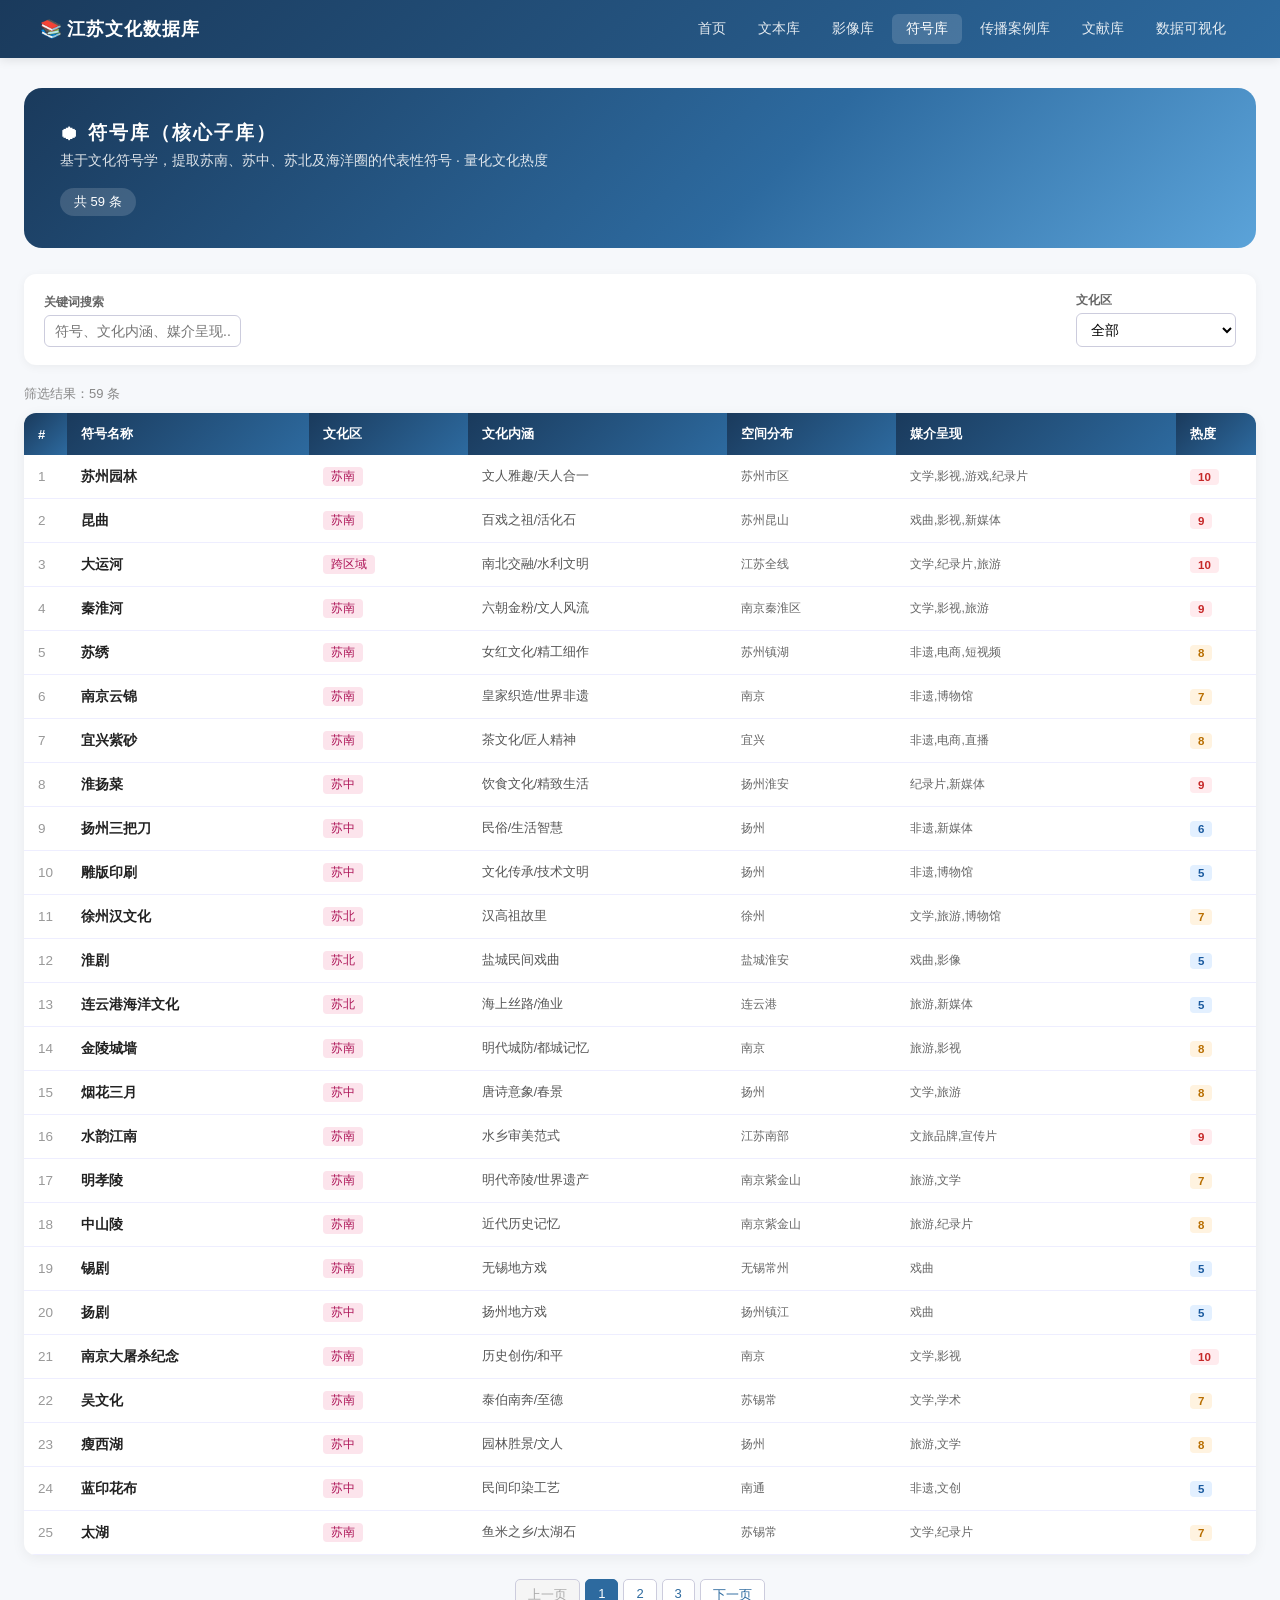
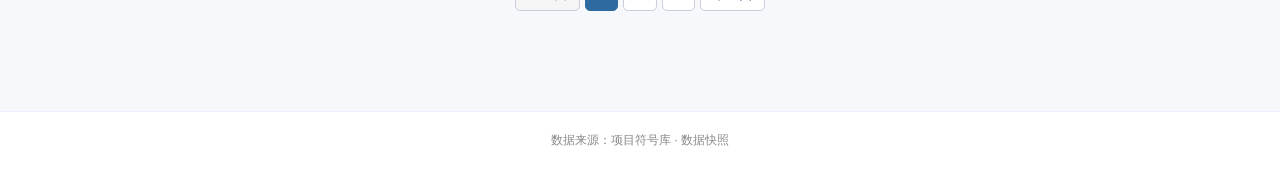
<file: symbols.html>
<!DOCTYPE html>
<html lang="zh-CN">
<head>
<meta charset="utf-8">
<meta name="viewport" content="width=device-width, initial-scale=1">
<title>符号库 · 江苏文化数据库</title>
<link rel="stylesheet" href="assets/style.css">
</head>
<body>
<nav class="navbar">
  <div class="brand"><span class="i-db"></span>江苏文化数据库</div>
  <div class="nav-links">
    <a href="index.html">首页</a>
    <a href="texts.html">文本库</a>
    <a href="media.html">影像库</a>
    <a href="symbols.html" class="active">符号库</a>
    <a href="cases.html">传播案例库</a>
    <a href="literature.html">文献库</a>
    <a href="stats.html">数据可视化</a>
  </div>
</nav>

<div class="container">
  <div class="viz-hero">
    <h3>⬢ 符号库（核心子库）</h3>
    <p>基于文化符号学，提取苏南、苏中、苏北及海洋圈的代表性符号 · 量化文化热度</p>
    <div><span class="pill" id="totalPill">— 条</span></div>
  </div>

  <div class="filter-bar">
    <div class="search-input">
      <label>关键词搜索</label>
      <input type="text" id="q" placeholder="符号、文化内涵、媒介呈现...">
    </div>
    <div>
      <label>文化区</label>
      <select id="fZone"><option value="">全部</option></select>
    </div>
  </div>

  <div class="result-count" id="resultCount">—</div>
  <table class="data-table">
    <thead><tr><th style="width:40px">#</th><th>符号名称</th><th>文化区</th><th>文化内涵</th><th>空间分布</th><th>媒介呈现</th><th style="width:80px">热度</th></tr></thead>
    <tbody id="tbody"></tbody>
  </table>
  <div class="pagination" id="pager"></div>
</div>

<div class="footer">数据来源：项目符号库 · 数据快照</div>

<script src="assets/common.js"></script>
<script>
(async () => {
  const all = await loadJson('symbols');
  document.getElementById('totalPill').textContent = `共 ${all.length} 条`;
  const fZone = document.getElementById('fZone'), qEl = document.getElementById('q');
  uniqueValues(all, 'culture_zone').forEach(v => fZone.innerHTML += `<option>${v}</option>`);

  let filtered = all, pager;
  function doFilter() {
    filtered = all.filter(x =>
      (!fZone.value || x.culture_zone === fZone.value) &&
      textMatch(x, qEl.value, ['name', 'meaning', 'media_presence', 'spatial'])
    );
    document.getElementById('resultCount').textContent = `筛选结果：${filtered.length} 条`;
    pager = makePager(filtered.length, 25, render);
    pager.go(1);
  }
  function render(page, size) {
    const start = (page - 1) * size;
    const rows = filtered.slice(start, start + size);
    const heatColor = (h) => {
      const n = parseInt(h) || 0;
      if (n >= 9) return 'tag-red';
      if (n >= 7) return 'tag-orange';
      if (n >= 5) return 'tag-blue';
      return 'tag-green';
    };
    document.getElementById('tbody').innerHTML = rows.length === 0
      ? `<tr><td colspan="7" class="empty-state">暂无匹配数据</td></tr>`
      : rows.map((r, i) => `<tr>
          <td style="color:#999">${start + i + 1}</td>
          <td style="font-weight:600">${r.name || '—'}</td>
          <td>${r.culture_zone ? `<span class="tag tag-pink">${r.culture_zone}</span>` : '—'}</td>
          <td style="color:#555;font-size:12.5px">${(r.meaning || '').slice(0, 50)}</td>
          <td style="color:#666;font-size:12px">${(r.spatial || '').slice(0, 30)}</td>
          <td style="color:#666;font-size:12px">${(r.media_presence || '').slice(0, 40)}</td>
          <td><span class="tag ${heatColor(r.heat)}" style="font-weight:700">${r.heat || '—'}</span></td>
        </tr>`).join('');
  }
  [qEl, fZone].forEach(el => { el.oninput = doFilter; el.onchange = doFilter; });
  doFilter();
})().catch(err => { console.error(err); });
</script>
</body>
</html>
</file>
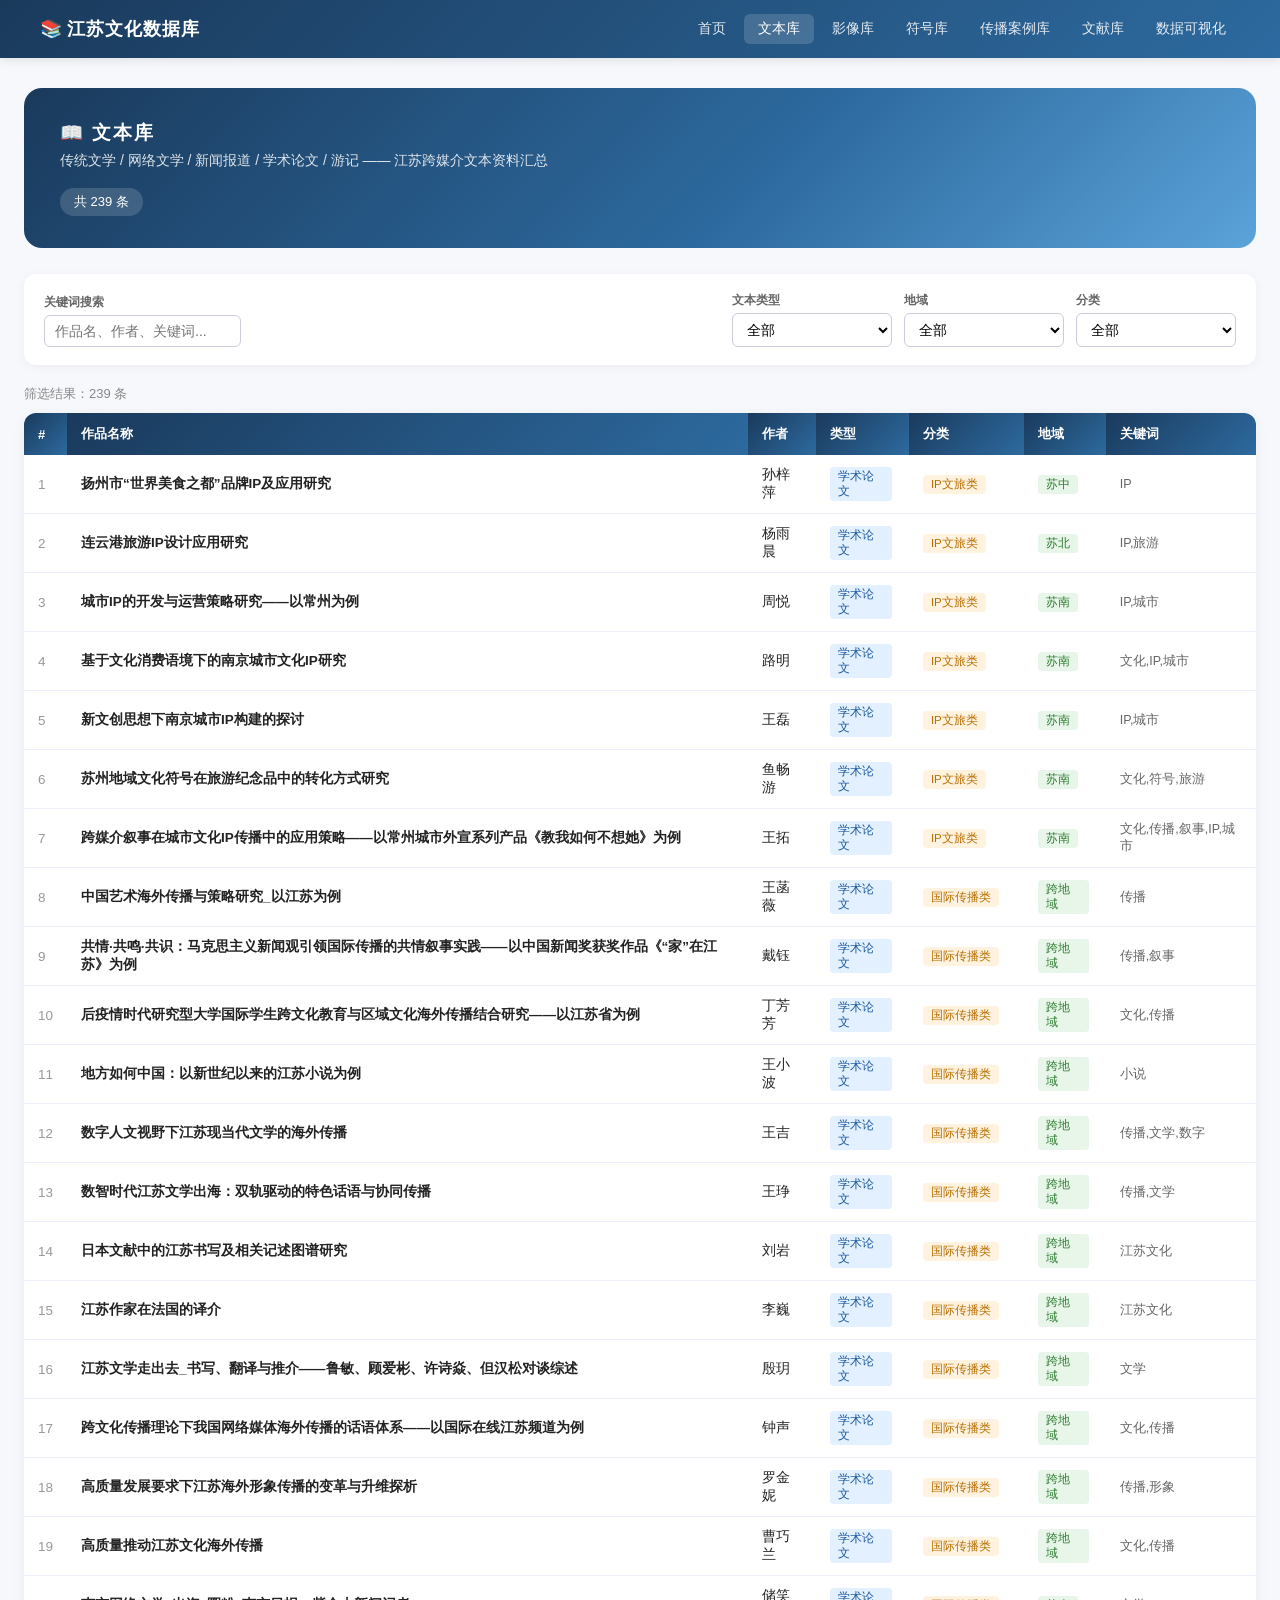
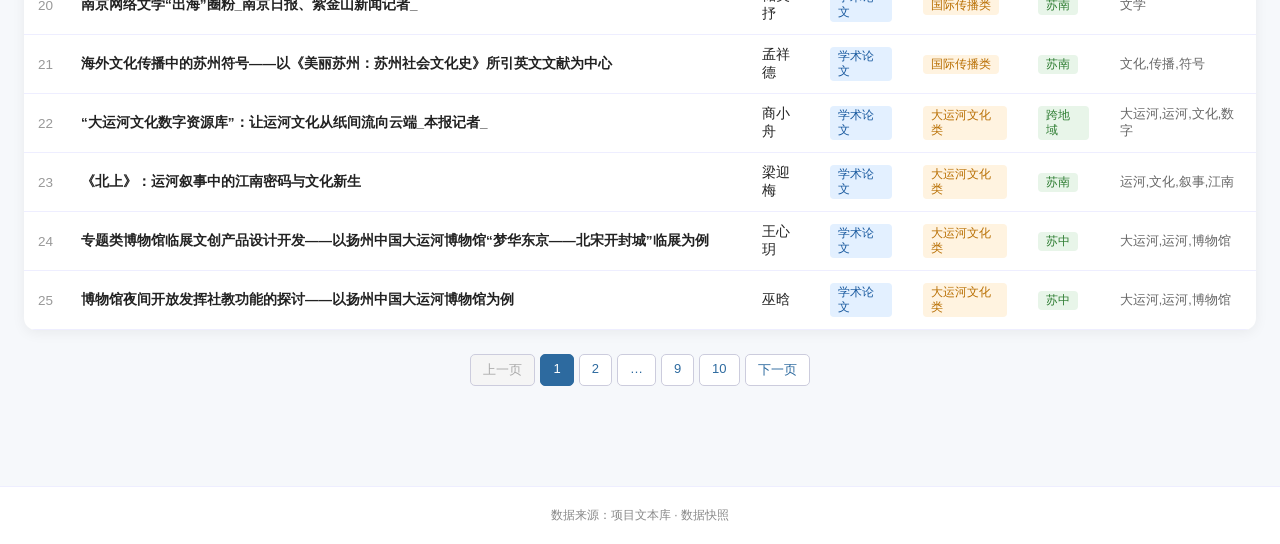
<file: texts.html>
<!DOCTYPE html>
<html lang="zh-CN">
<head>
<meta charset="utf-8">
<meta name="viewport" content="width=device-width, initial-scale=1">
<title>文本库 · 江苏文化数据库</title>
<link rel="stylesheet" href="assets/style.css">
</head>
<body>
<nav class="navbar">
  <div class="brand"><span class="i-db"></span>江苏文化数据库</div>
  <div class="nav-links">
    <a href="index.html">首页</a>
    <a href="texts.html" class="active">文本库</a>
    <a href="media.html">影像库</a>
    <a href="symbols.html">符号库</a>
    <a href="cases.html">传播案例库</a>
    <a href="literature.html">文献库</a>
    <a href="stats.html">数据可视化</a>
  </div>
</nav>

<div class="container">
  <div class="viz-hero">
    <h3>📖 文本库</h3>
    <p>传统文学 / 网络文学 / 新闻报道 / 学术论文 / 游记 —— 江苏跨媒介文本资料汇总</p>
    <div><span class="pill" id="totalPill">— 条</span></div>
  </div>

  <div class="filter-bar">
    <div class="search-input">
      <label>关键词搜索</label>
      <input type="text" id="q" placeholder="作品名、作者、关键词...">
    </div>
    <div>
      <label>文本类型</label>
      <select id="fType"><option value="">全部</option></select>
    </div>
    <div>
      <label>地域</label>
      <select id="fRegion"><option value="">全部</option></select>
    </div>
    <div>
      <label>分类</label>
      <select id="fCategory"><option value="">全部</option></select>
    </div>
  </div>

  <div class="result-count" id="resultCount">—</div>
  <table class="data-table">
    <thead><tr><th style="width:40px">#</th><th>作品名称</th><th>作者</th><th>类型</th><th>分类</th><th>地域</th><th>关键词</th></tr></thead>
    <tbody id="tbody"></tbody>
  </table>
  <div class="pagination" id="pager"></div>
</div>

<div class="footer">数据来源：项目文本库 · 数据快照</div>

<script src="assets/common.js"></script>
<script>
(async () => {
  const all = await loadJson('texts');
  document.getElementById('totalPill').textContent = `共 ${all.length} 条`;

  const fType = document.getElementById('fType'),
        fRegion = document.getElementById('fRegion'),
        fCategory = document.getElementById('fCategory'),
        qEl = document.getElementById('q');

  uniqueValues(all, 'text_type').forEach(v => fType.innerHTML += `<option>${v}</option>`);
  uniqueValues(all, 'region').forEach(v => fRegion.innerHTML += `<option>${v}</option>`);
  uniqueValues(all, 'category').forEach(v => fCategory.innerHTML += `<option>${v}</option>`);

  let filtered = all;
  function doFilter() {
    const q = qEl.value.trim();
    filtered = all.filter(x =>
      (!fType.value || x.text_type === fType.value) &&
      (!fRegion.value || x.region === fRegion.value) &&
      (!fCategory.value || x.category === fCategory.value) &&
      textMatch(x, q, ['name', 'author', 'keywords'])
    );
    document.getElementById('resultCount').textContent = `筛选结果：${filtered.length} 条`;
    pager = makePager(filtered.length, 25, render);
    pager.go(1);
  }
  function render(page, size) {
    const start = (page - 1) * size;
    const rows = filtered.slice(start, start + size);
    document.getElementById('tbody').innerHTML = rows.length === 0
      ? `<tr><td colspan="7" class="empty-state">暂无匹配数据</td></tr>`
      : rows.map((r, i) => `<tr>
          <td style="color:#999">${start + i + 1}</td>
          <td style="font-weight:600">${r.name || '—'}</td>
          <td>${r.author || '—'}</td>
          <td>${r.text_type ? `<span class="tag tag-blue">${r.text_type}</span>` : '—'}</td>
          <td>${r.category ? `<span class="tag tag-orange">${r.category}</span>` : '—'}</td>
          <td>${r.region ? `<span class="tag tag-green">${r.region}</span>` : '—'}</td>
          <td style="color:#666;font-size:12.5px">${(r.keywords || '').slice(0, 60)}</td>
        </tr>`).join('');
  }
  let pager;
  [qEl, fType, fRegion, fCategory].forEach(el => el.oninput = doFilter);
  [qEl, fType, fRegion, fCategory].forEach(el => el.onchange = doFilter);
  doFilter();
})().catch(err => { console.error(err); document.body.insertAdjacentHTML('afterbegin', '<div style="padding:20px;background:#fee;color:#c00;text-align:center">加载失败: ' + err.message + '</div>'); });
</script>
</body>
</html>
</file>
<file: assets/style.css>
/* 江苏地域文化跨媒介叙事数据库 — 静态站点样式 */
* { box-sizing: border-box; }
body {
  font-family: "Microsoft YaHei", "微软雅黑", "PingFang SC", sans-serif;
  background: #f6f8fb;
  color: #222;
  margin: 0;
}
a { color: #2d6a9f; text-decoration: none; }
a:hover { color: #1a3a5c; text-decoration: underline; }

/* ===== Navbar ===== */
.navbar {
  background: linear-gradient(135deg, #1a3a5c 0%, #2d6a9f 100%);
  padding: 14px 40px;
  display: flex;
  align-items: center;
  justify-content: space-between;
  box-shadow: 0 2px 10px rgba(0,0,0,.1);
  position: sticky;
  top: 0;
  z-index: 100;
}
.navbar .brand {
  color: #fff;
  font-size: 18px;
  font-weight: 700;
  letter-spacing: 1px;
}
.navbar .brand i { margin-right: 8px; }
.nav-links { display: flex; gap: 4px; }
.nav-links a {
  color: rgba(255,255,255,.88);
  padding: 6px 14px;
  border-radius: 6px;
  font-size: 14px;
  transition: all .2s;
}
.nav-links a:hover, .nav-links a.active {
  background: rgba(255,255,255,.15);
  color: #fff;
  text-decoration: none;
}

/* ===== Container ===== */
.container { max-width: 1320px; margin: 0 auto; padding: 30px 24px 60px; }

/* ===== Hero ===== */
.hero {
  background: linear-gradient(135deg, #1a3a5c 0%, #2d6a9f 60%, #5ba3d9 100%);
  color: #fff;
  padding: 50px 40px;
  margin: 0;
}
.hero .container { padding: 0; }
.hero h1 { font-size: 32px; margin: 0 0 10px; font-weight: 800; letter-spacing: 2px; }
.hero p { opacity: .9; font-size: 15px; margin: 0; }

/* ===== Stat cards ===== */
.stat-grid {
  display: grid;
  grid-template-columns: repeat(5, 1fr);
  gap: 18px;
  margin: -40px auto 30px;
  max-width: 1320px;
  padding: 0 24px;
  position: relative;
  z-index: 2;
}
@media (max-width: 992px) { .stat-grid { grid-template-columns: repeat(2,1fr); } }
.stat-card {
  background: #fff;
  border-radius: 14px;
  padding: 22px 18px;
  text-align: center;
  box-shadow: 0 4px 20px rgba(0,0,0,.08);
  transition: transform .25s;
}
.stat-card:hover { transform: translateY(-4px); }
.stat-card .num {
  font-size: 34px;
  font-weight: 800;
  color: #2d6a9f;
  line-height: 1;
  margin-bottom: 6px;
}
.stat-card .label { color: #666; font-size: 13px; }

/* ===== Database cards ===== */
.db-grid {
  display: grid;
  grid-template-columns: repeat(3, 1fr);
  gap: 18px;
}
@media (max-width: 992px) { .db-grid { grid-template-columns: 1fr; } }
.db-card {
  background: #fff;
  border-radius: 14px;
  padding: 26px;
  box-shadow: 0 2px 12px rgba(0,0,0,.06);
  transition: all .3s;
  border-top: 4px solid #2d6a9f;
}
.db-card:hover { transform: translateY(-4px); box-shadow: 0 12px 30px rgba(45,106,159,.15); }
.db-card h3 { color: #1a3a5c; font-size: 18px; margin: 0 0 10px; }
.db-card p { color: #666; font-size: 14px; line-height: 1.7; margin: 0 0 15px; }
.db-card .btn {
  display: inline-block;
  padding: 7px 18px;
  border: 1px solid #2d6a9f;
  border-radius: 6px;
  color: #2d6a9f;
  font-size: 13px;
  transition: all .2s;
}
.db-card .btn:hover { background: #2d6a9f; color: #fff; text-decoration: none; }

/* ===== Viz cards ===== */
.viz-card {
  background: #fff;
  border-radius: 14px;
  box-shadow: 0 3px 16px rgba(0,0,0,.06);
  padding: 22px 24px;
  margin-bottom: 22px;
  position: relative;
  overflow: hidden;
  transition: all .3s;
}
.viz-card:hover { box-shadow: 0 12px 32px rgba(45,106,159,.12); }
.viz-card h5 {
  color: #1a3a5c;
  font-size: 16px;
  font-weight: 700;
  margin: 0 0 14px;
  padding-right: 240px;
  display: flex;
  align-items: center;
  gap: 8px;
  flex-wrap: wrap;
}
.viz-card h5 i { color: #2d6a9f; }
.viz-card h5 .sub {
  font-size: 12px;
  color: #888;
  font-weight: normal;
  margin-left: 10px;
}

/* ===== Viz toolbar ===== */
.viz-tools {
  position: absolute;
  top: 16px;
  right: 18px;
  display: flex;
  gap: 6px;
  z-index: 10;
  flex-wrap: wrap;
  justify-content: flex-end;
  max-width: 60%;
}
.viz-btn {
  background: #f5f8fc;
  border: 1px solid #d0dae6;
  color: #2d6a9f;
  padding: 5px 11px;
  border-radius: 6px;
  font-size: 12px;
  font-weight: 600;
  cursor: pointer;
  transition: all .15s;
  white-space: nowrap;
  user-select: none;
}
.viz-btn:hover {
  background: #2d6a9f;
  color: #fff;
  border-color: #2d6a9f;
  box-shadow: 0 3px 10px rgba(45,106,159,.25);
}
.viz-btn:active { transform: translateY(1px); }
.viz-btn.primary {
  background: linear-gradient(135deg, #e8684a, #f6a04d);
  color: #fff;
  border-color: #e8684a;
}
.viz-btn.primary:hover {
  background: linear-gradient(135deg, #d9572f, #e8884a);
  border-color: #d9572f;
  box-shadow: 0 4px 14px rgba(232,104,74,.4);
}

/* ===== Viz tip box (in hero) ===== */
.viz-tip {
  background: rgba(255,255,255,.16);
  border-left: 3px solid #ffd66e;
  padding: 10px 14px;
  border-radius: 6px;
  margin-top: 14px;
  font-size: 13px;
  line-height: 1.7;
  color: #fff;
}
.viz-tip b { color: #ffd66e; }

/* ===== Fullscreen mode for viz-card ===== */
body.viz-fs-locked { overflow: hidden; }
.viz-card.fullscreen {
  position: fixed !important;
  top: 0; left: 0; right: 0; bottom: 0;
  width: 100vw;
  height: 100vh;
  margin: 0 !important;
  border-radius: 0;
  z-index: 10000;
  padding: 24px 28px;
  box-shadow: none;
  overflow: hidden;
  display: flex;
  flex-direction: column;
}
.viz-card.fullscreen h5 {
  font-size: 18px;
  margin-bottom: 12px;
  flex: 0 0 auto;
}
.viz-card.fullscreen .chart-area {
  flex: 1 1 auto;
  height: 100% !important;
  min-height: 0;
}
.viz-card.fullscreen .viz-tools {
  top: 18px;
  right: 22px;
}
.viz-card.fullscreen .viz-btn {
  font-size: 13px;
  padding: 7px 14px;
}
.viz-hero {
  background: linear-gradient(135deg, #1a3a5c 0%, #2d6a9f 60%, #5ba3d9 100%);
  color: #fff;
  border-radius: 18px;
  padding: 32px 36px;
  margin-bottom: 26px;
}
.viz-hero h3 { font-weight: 800; letter-spacing: 2px; margin: 0 0 6px; }
.viz-hero p { opacity: .85; font-size: 14px; margin: 0 0 10px; }
.pill {
  display: inline-flex;
  align-items: center;
  gap: 5px;
  background: rgba(255,255,255,.15);
  border-radius: 18px;
  padding: 5px 14px;
  font-size: 13px;
  margin-right: 8px;
  margin-top: 8px;
}

.section-title {
  color: #1a3a5c;
  font-weight: 800;
  border-left: 5px solid #2d6a9f;
  padding-left: 14px;
  letter-spacing: 1px;
  margin: 30px 0 16px;
  font-size: 20px;
}
.section-title.warm { border-left-color: #e8684a; }

.row { display: flex; gap: 18px; margin-bottom: 22px; }
.row > div { flex: 1; }
.row.cols-2 > div { width: 50%; }
@media (max-width: 900px) { .row { flex-direction: column; } }

/* ===== Table / list pages ===== */
.filter-bar {
  background: #fff;
  padding: 18px 20px;
  border-radius: 12px;
  box-shadow: 0 2px 10px rgba(0,0,0,.05);
  margin-bottom: 20px;
  display: flex;
  gap: 12px;
  flex-wrap: wrap;
  align-items: flex-end;
}
.filter-bar label { display: block; font-size: 12px; color: #666; margin-bottom: 4px; font-weight: 600; }
.filter-bar input, .filter-bar select {
  border: 1px solid #ccd;
  border-radius: 6px;
  padding: 7px 10px;
  font-size: 14px;
  min-width: 160px;
  background: #fff;
}
.filter-bar input:focus, .filter-bar select:focus {
  outline: none;
  border-color: #2d6a9f;
  box-shadow: 0 0 0 3px rgba(45,106,159,.15);
}
.filter-bar .search-input { flex: 2; min-width: 240px; }

.data-table {
  width: 100%;
  background: #fff;
  border-radius: 12px;
  overflow: hidden;
  box-shadow: 0 3px 14px rgba(0,0,0,.06);
  border-collapse: collapse;
}
.data-table th {
  background: linear-gradient(135deg, #1a3a5c, #2d6a9f);
  color: #fff;
  padding: 12px 14px;
  text-align: left;
  font-size: 13px;
  font-weight: 600;
}
.data-table td {
  padding: 11px 14px;
  border-bottom: 1px solid #eef;
  font-size: 13.5px;
  vertical-align: middle;
}
.data-table tbody tr:hover { background: #f0f6fc; }
.tag {
  display: inline-block;
  padding: 2px 8px;
  border-radius: 4px;
  font-size: 11.5px;
  margin: 1px 3px 1px 0;
}
.tag-blue { background: #e3f0ff; color: #1a5a9f; }
.tag-orange { background: #fff3e0; color: #b86e00; }
.tag-green { background: #e8f5e9; color: #2e7d32; }
.tag-pink { background: #fce4ec; color: #ad1457; }
.tag-red { background: #ffebee; color: #c62828; font-weight: 700; }

.pagination {
  display: flex;
  gap: 5px;
  justify-content: center;
  margin-top: 24px;
  flex-wrap: wrap;
}
.pagination a, .pagination span {
  padding: 6px 12px;
  border: 1px solid #ccd;
  border-radius: 5px;
  background: #fff;
  color: #2d6a9f;
  font-size: 13px;
  cursor: pointer;
  user-select: none;
}
.pagination a:hover { background: #e3f0ff; text-decoration: none; }
.pagination .current { background: #2d6a9f; color: #fff; border-color: #2d6a9f; }
.pagination .disabled { color: #aaa; cursor: not-allowed; background: #f5f5f5; }

.result-count { color: #888; font-size: 13px; margin-bottom: 10px; }

.empty-state { text-align: center; padding: 40px; color: #999; font-size: 15px; }

.footer {
  text-align: center;
  padding: 20px;
  color: #888;
  font-size: 12px;
  border-top: 1px solid #eef;
  background: #fff;
  margin-top: 40px;
}

/* Icons using simple unicode replacement when bootstrap-icons unavailable */
.i-db::before { content: "📚"; margin-right: 4px; }
.i-chart::before { content: "📊"; margin-right: 4px; }
.i-graph::before { content: "🔗"; margin-right: 4px; }
.i-book::before { content: "📖"; margin-right: 4px; }
.i-film::before { content: "🎬"; margin-right: 4px; }
.i-hex::before { content: "⬢"; margin-right: 4px; }
.i-speaker::before { content: "📣"; margin-right: 4px; }
.i-journal::before { content: "📑"; margin-right: 4px; }
</file>
